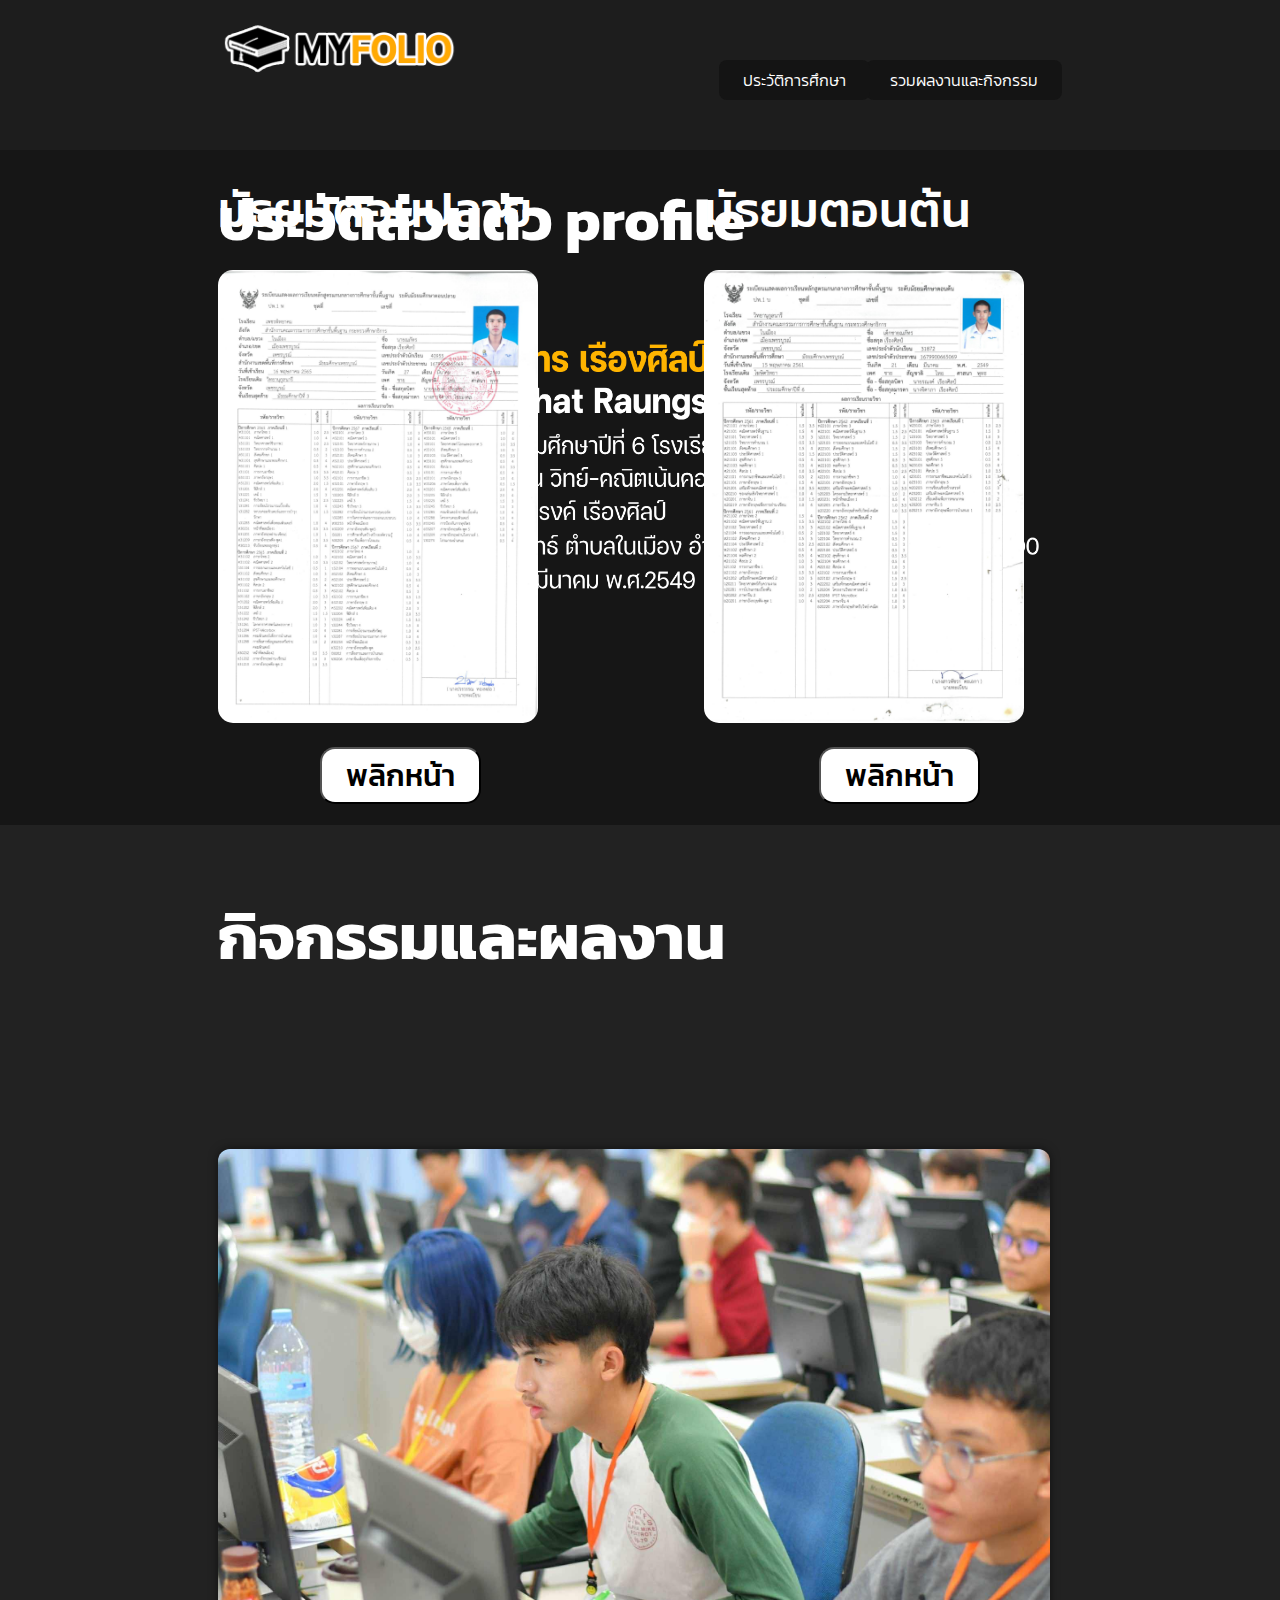
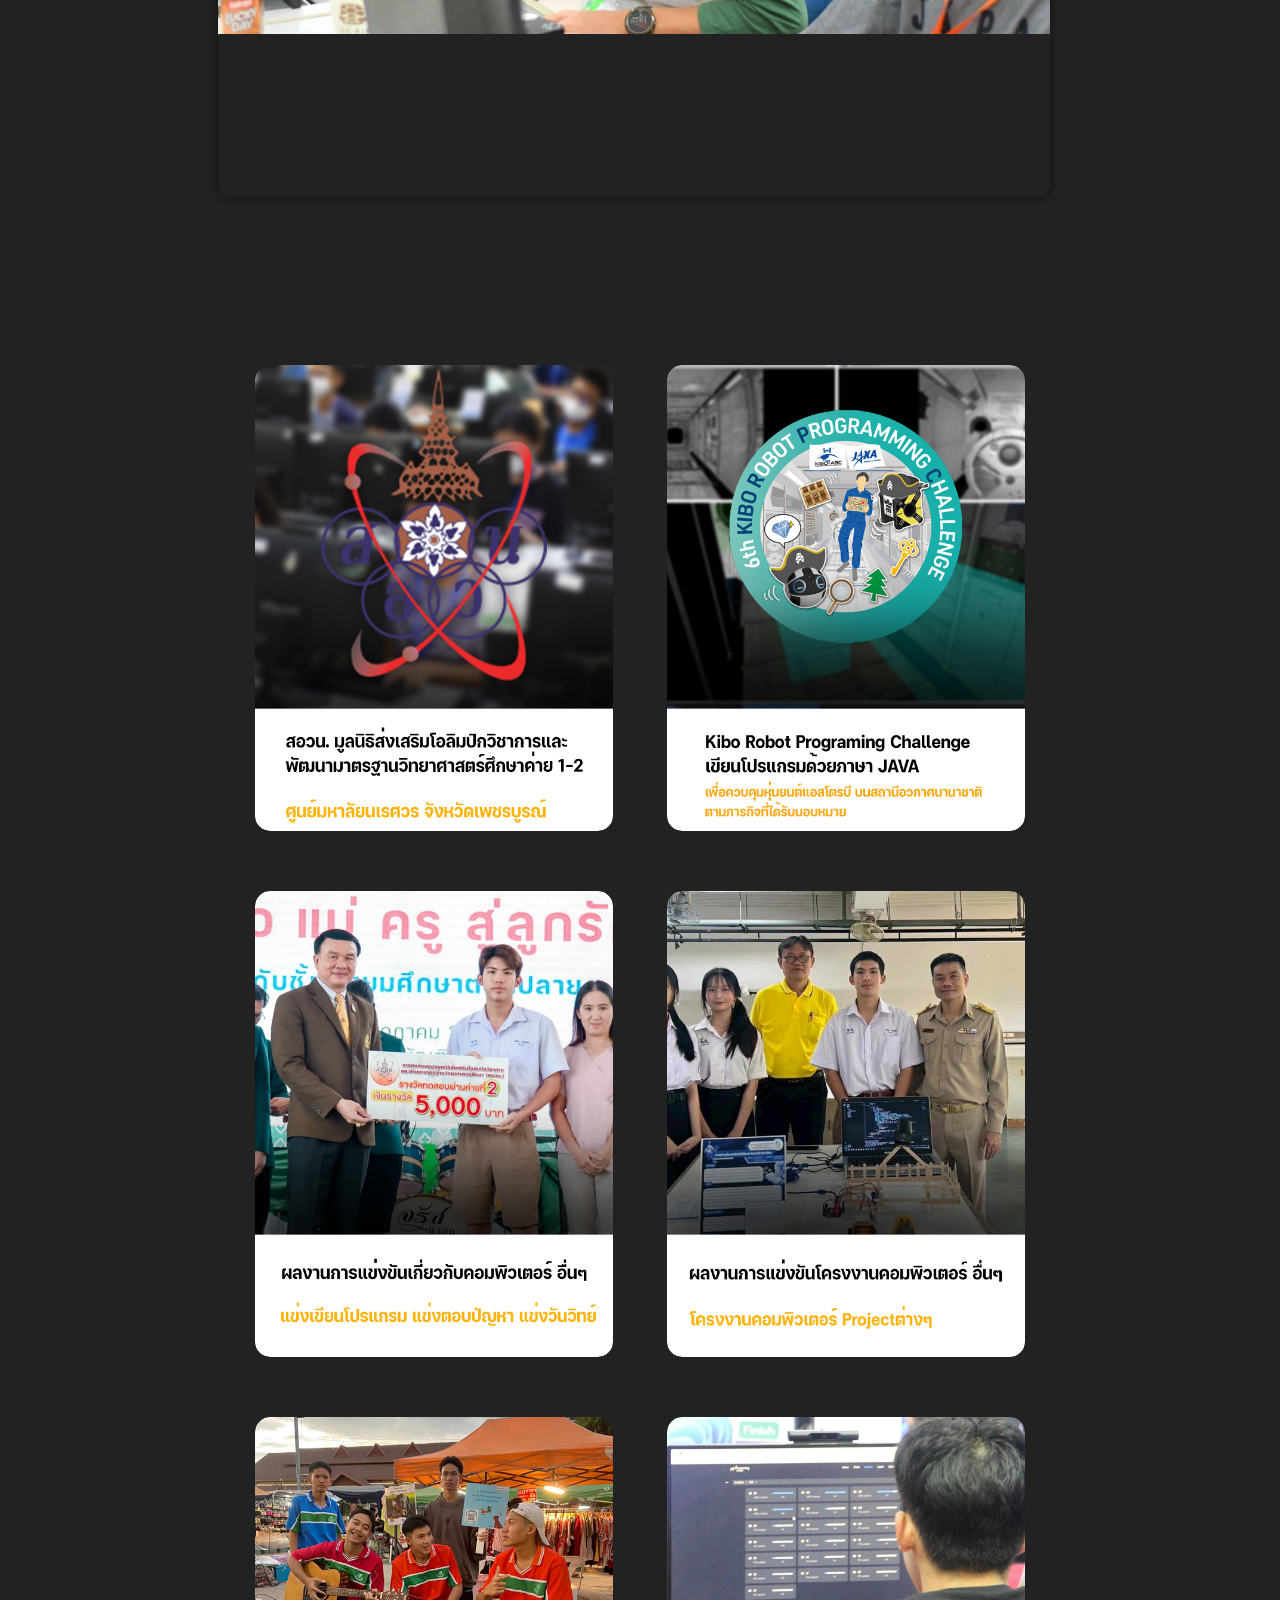
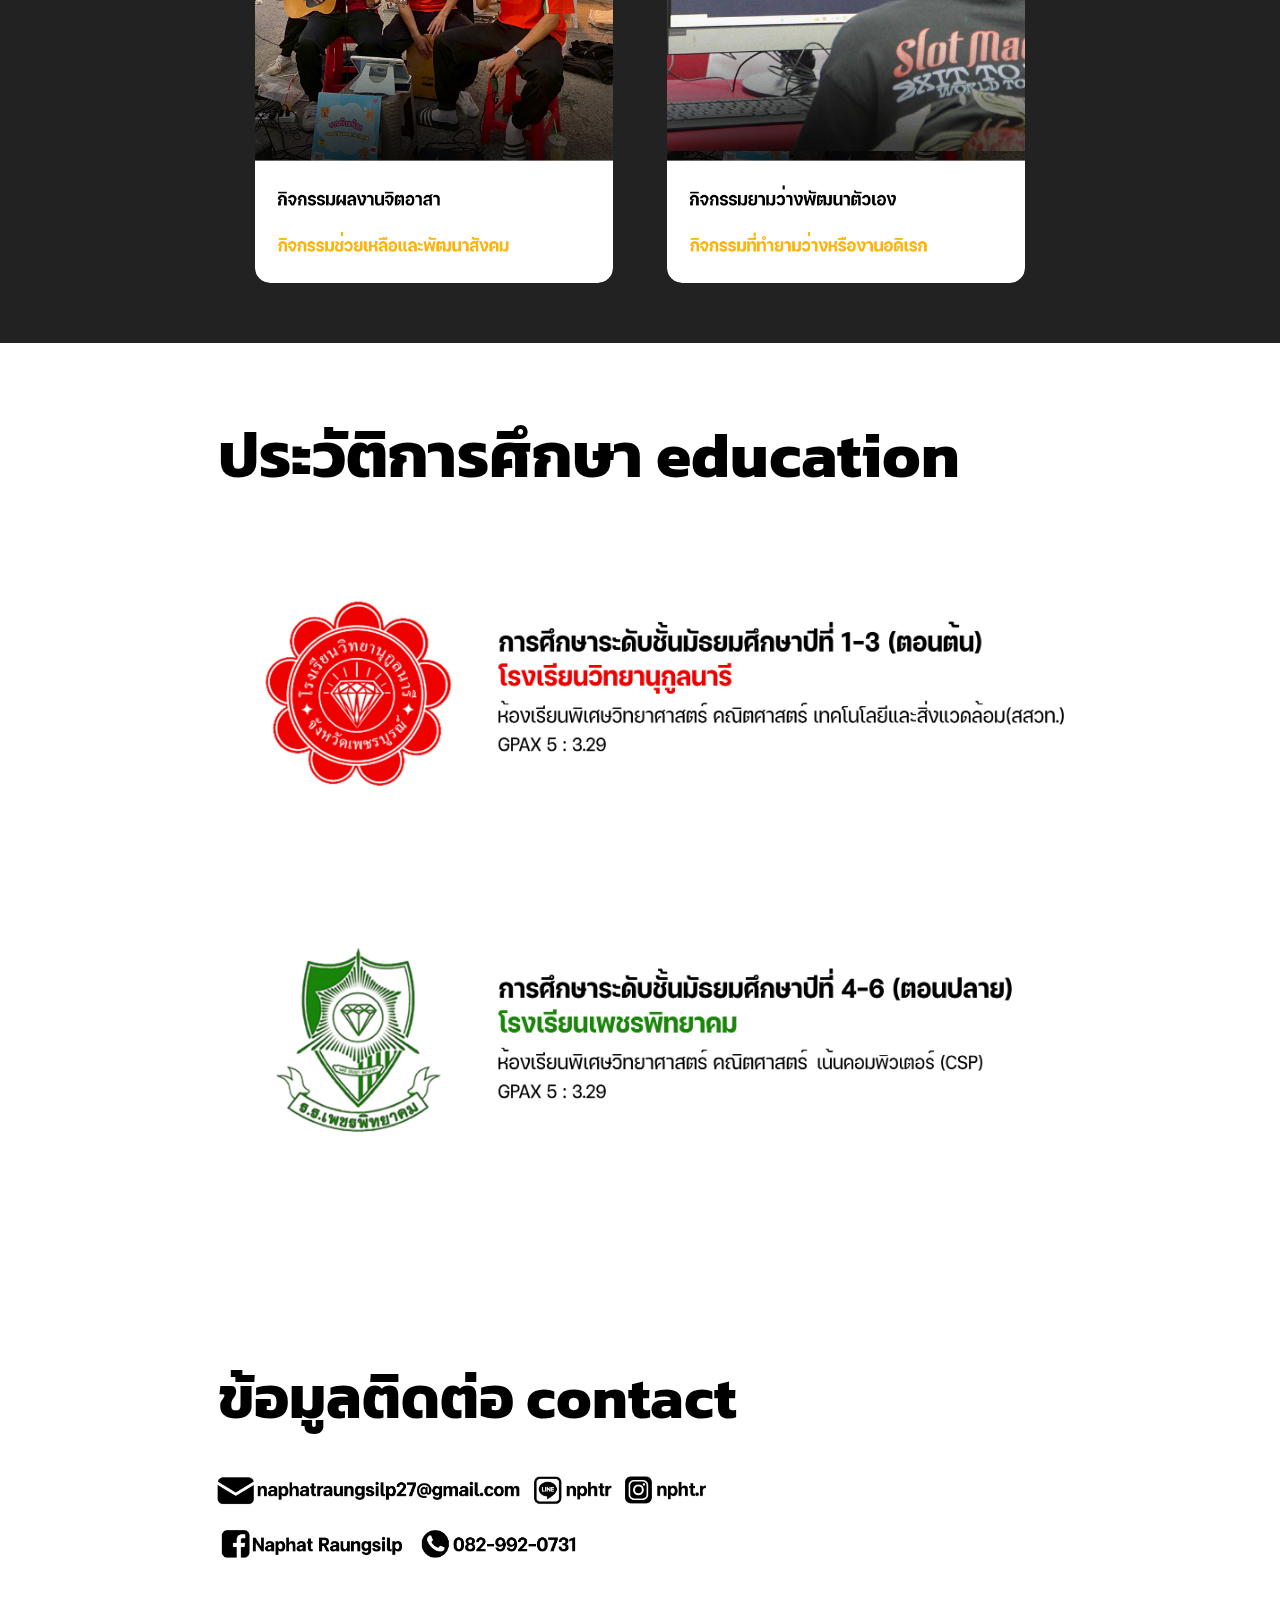
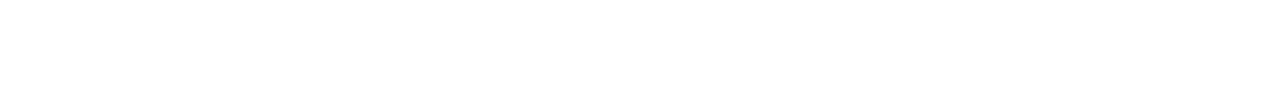
<file: index.html>
<html>
    <head>
        <meta charset="UTF-8">
        <title>Myfolio</title>
        <link rel="preconnect" href="https://fonts.googleapis.com">
        <link rel="preconnect" href="https://fonts.gstatic.com" crossorigin>
        <link href="https://fonts.googleapis.com/css2?family=Kanit:ital,wght@0,100;0,200;0,300;0,400;0,500;0,600;0,700;0,800;0,900;1,100;1,200;1,300;1,400;1,500;1,600;1,700;1,800;1,900&display=swap" rel="stylesheet">
        <meta name="viewport" content="width=device-width, initial-scale=1.0">
        <link rel="stylesheet" href="style1.css">
    </head>

    <body style="margin:0; padding:0;">

        <div class="header">
            <div class="headbox1">
                <a href="index.html"><img class = "logo" src="LOGO.png"></a>
            </div>
        
            <div class="headbox2">
                <button onclick="scrolltoactivity()" class="act">รวมผลงานและกิจกรรม</button>
                <button onclick="scrolltoeducation()" class="edu">ประวัติการศึกษา</button> 
            </div>

        </div>

        
        <div class="profile">
            <p class="topic">ประวัติส่วนตัว profile</p>
            <div class="profilebox">
                <img src="me.jpg" class ="mepic">
                <img src="info.png" class="infopic">
            </div>
        </div>

        <div class="main">
            <p class="topic_act">กิจกรรมและผลงาน</p>
            <div class="slider">
                <div class="slides">
                    <img src="img1.jfif" alt="ภาพที่ 1">
                    <img src="img2.jfif" alt="ภาพที่ 2">
                    <img src="img3.jfif" alt="ภาพที่ 3">
                    <img src="img4.jpg"  alt="ภาพที่ 4">
                    <img src="img5.jpg"  alt="ภาพที่ 5">
                    <img src="img6.jfif" alt="ภาพที่ 6">
                    <img src="img7.jpg"  alt="ภาพที่ 7">
                </div>
            </div>
        </div>

        <div id="achivezone" class="achive">

            <div class="achive-grid">
                <a href="page1.html" class="box">
                    <img src="box1.jpg" class="b1">
                    <img src="box1after.jpg" class="b1after">
                </a>

                <a href="kibo.html" class="box">

                    <img src="box2.jpg" class="b2">
                    <img src="box2after.jpg" class="b2after">
                </a>

                <a href="page3.html" class="box">
                    <img src="box3.jpg" class="b3">
                    <img src="box3after.jpg" class="b3after">
                </a>

                <a href="page4.html" class="box">
                    <img src="box4.jpg" class="b4">
                    <img src="box4after.jpg" class="b4after">
                </a>

                <a href="page5.html" class="box">
                    <img src="box5.jpg" class="b5">
                    <img src="box5after.jpg" class="b5after">
                </a>

                <a href="page6.html" class="box">
                    <img src="box6.jpg" class="b6">
                    <img src="box6after.jpg" class="b6after">
                </a>
            </div>
        </div>


        <div id="eduzones" class="eduzone">
            <p class="education">ประวัติการศึกษา education</p>
            <img src="wkzone2.png" class="wkzone">
            <img src="pkszone.png" class="pkszone">
        </div>
        
        <div class="ppzone">
            <p class="pptext">ใบแสดงผลการเรียน ปพ.1</p>
            
            <div class="group3">
                <div class="box11">
                    <p class="pp1">มัธยมตอนปลาย</p>
                    <img src="pp1font.jpg" id="img1" class="pic1f">
                    <button class="b1pp" onclick="change1()">พลิกหน้า</button>
                </div>

                <div class="box22">
                    <p class="pp2">มัธยมตอนต้น</p>
                    <img src="newpp1.jpg" id="img2" class="pic2f">
                    <button class="b2pp" onclick="change2()">พลิกหน้า</button>
                </div>
            </div>

        </div>

        <div class = "bottom">

            <p class="contact">ข้อมูลติดต่อ contact</p>

            <img src="bottomtab.png" class="bottomtab">

        </div>
        <script src="index1.js"></script>
    </body>
</html>
</file>
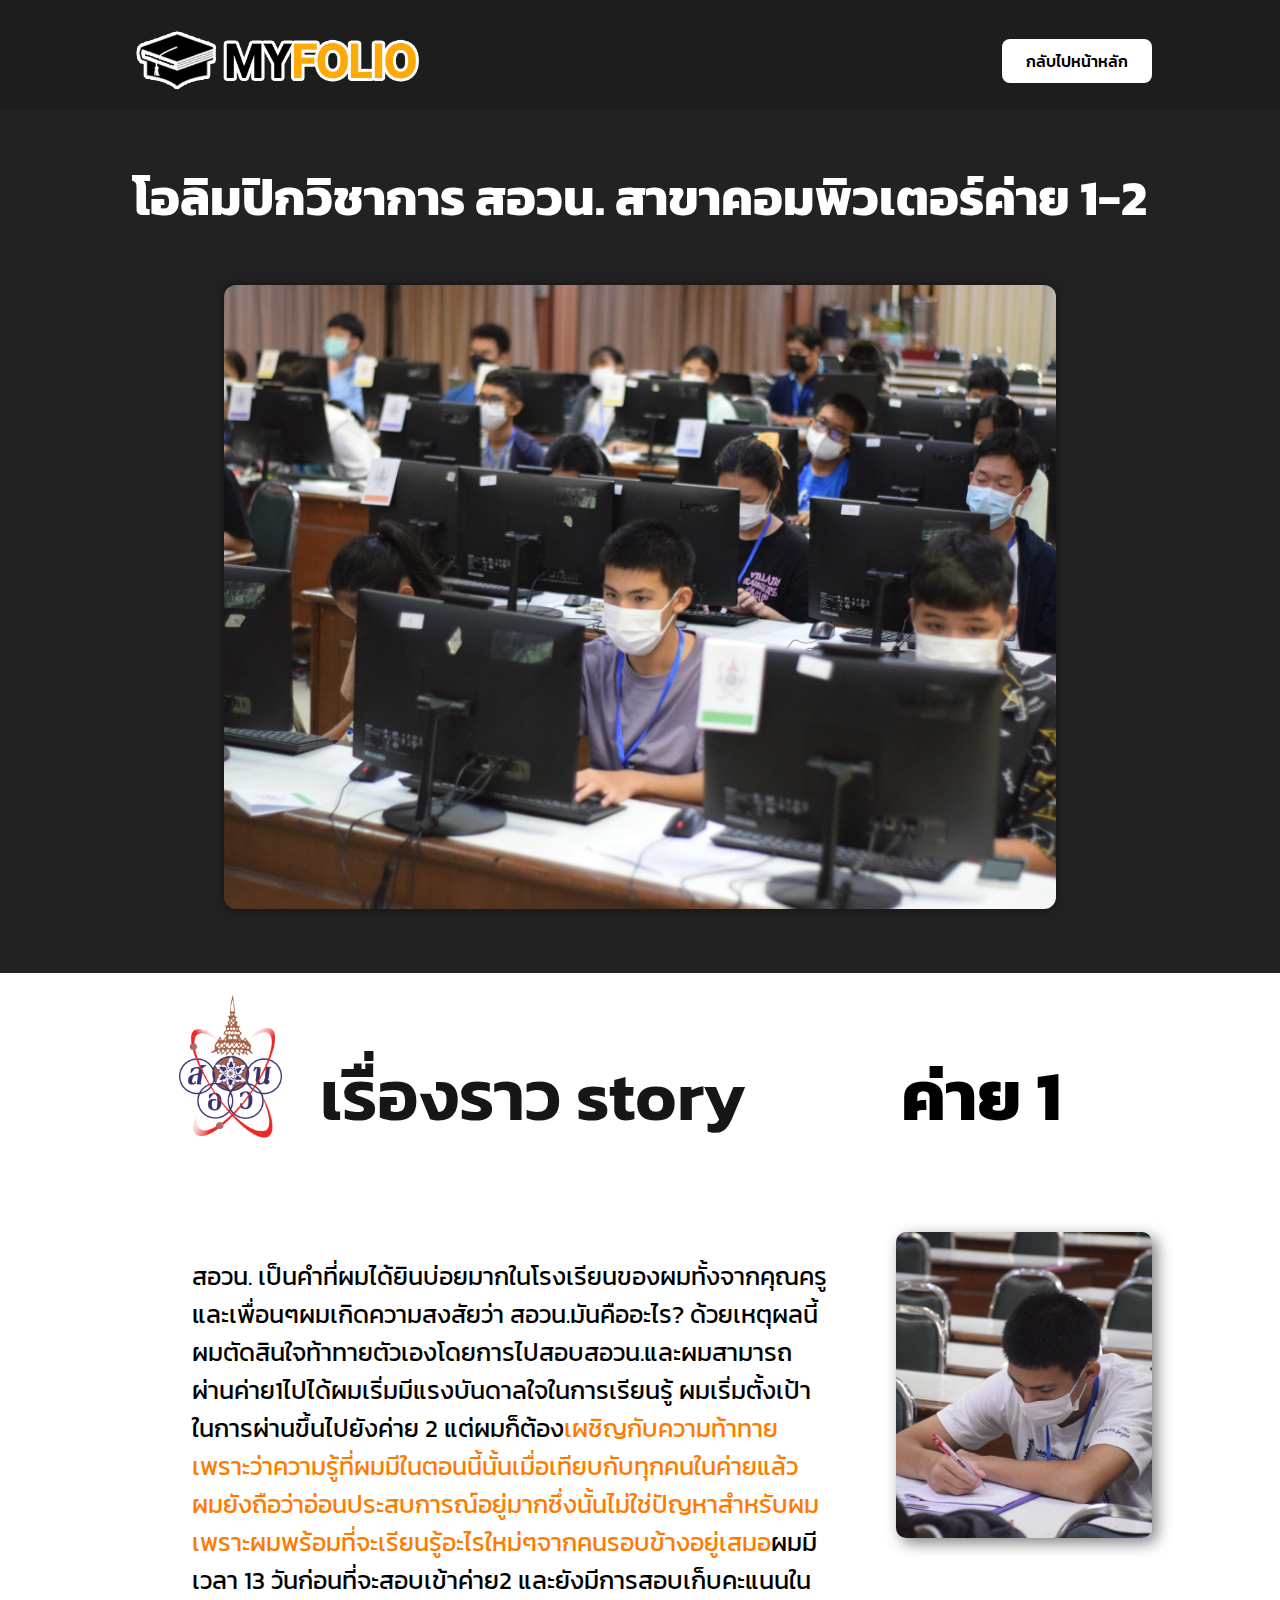
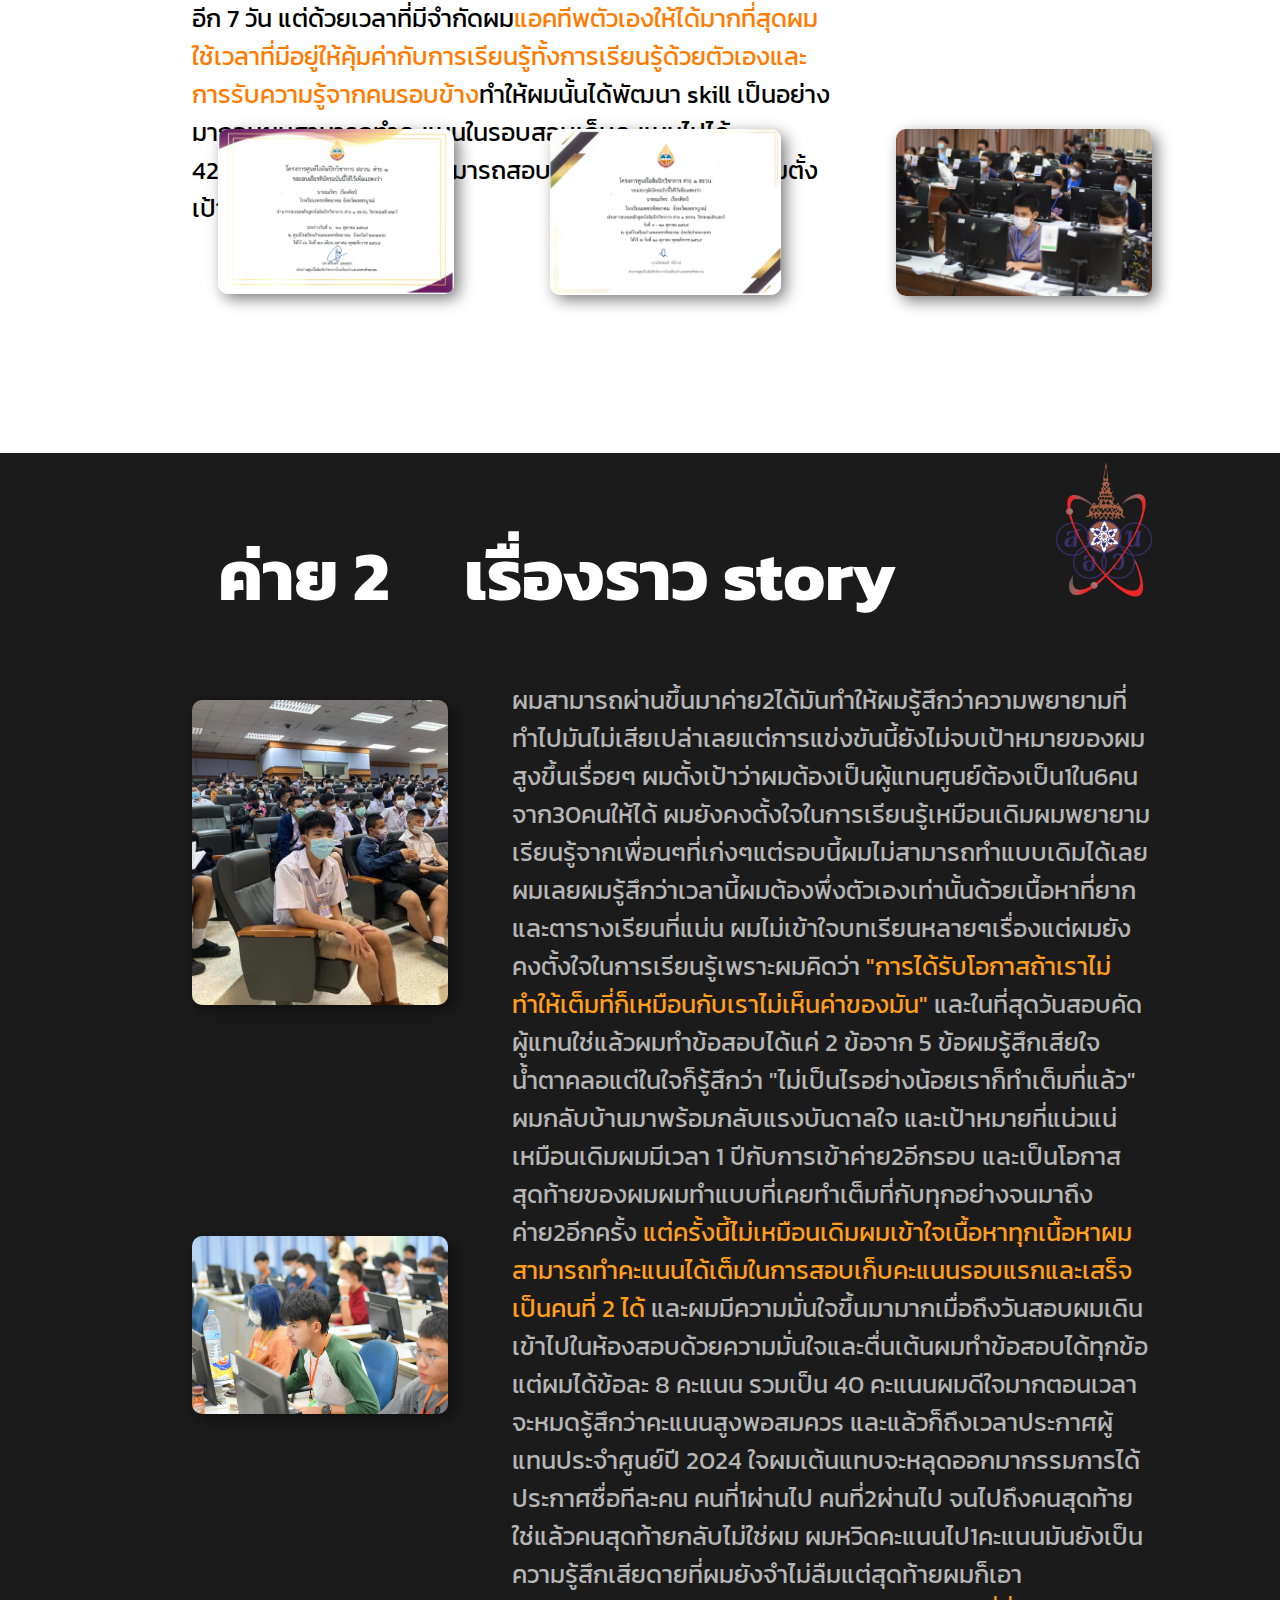
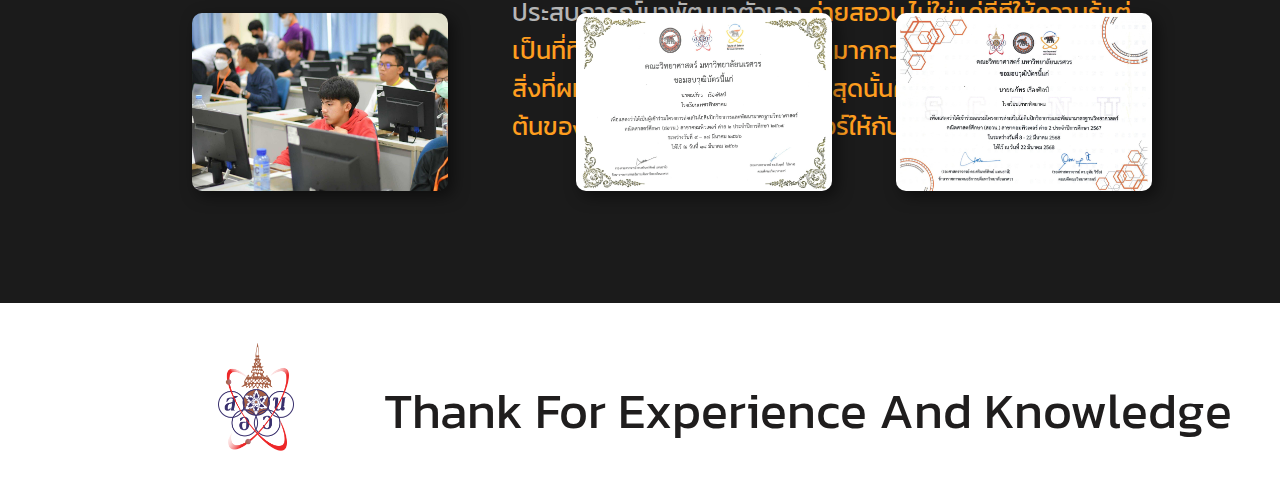
<file: page1.html>
<html>
    <head>
        <meta charset="UTF-8">
        <title>โอลิมปิกวิชาการ สอวน. สาขาคอมพิวเตอร์ค่าย 1-2</title>
        <link rel="preconnect" href="https://fonts.googleapis.com">
        <link rel="preconnect" href="https://fonts.gstatic.com" crossorigin>
        <link href="https://fonts.googleapis.com/css2?family=Kanit:ital,wght@0,100;0,200;0,300;0,400;0,500;0,600;0,700;0,800;0,900;1,100;1,200;1,300;1,400;1,500;1,600;1,700;1,800;1,900&display=swap" rel="stylesheet">
        <meta name="viewport" content="width=device-width, initial-scale=1.0">
        <link rel="stylesheet" href="page1.css">
    </head>

    <body style="margin:0; padding:0;">
        <div class="header">
            <a href="index.html">
                <img class = "logo" src="LOGO.png">
            </a>

            <a href="index.html">
                <button id="cr" class="tomain">กลับไปหน้าหลัก</button>
            </a>
        </div>



        <div class="top">
            <p class="topic">โอลิมปิกวิชาการ สอวน. สาขาคอมพิวเตอร์ค่าย 1-2</p>
            <div class="slider">
                <div class="slides">
                    <img src="pagepic1.jfif" alt="ภาพที่ 1">
                    <img src="pagepic2.jfif" alt="ภาพที่ 2">
                    <img src="pagepic3.jfif" alt="ภาพที่ 3">
                    <img src="pagepic4.jfif" alt="ภาพที่ 4">
                    <img src="pagepic5.jpg"  alt="ภาพที่ 5">
                    <img src="pagepic6.jpg"  alt="ภาพที่ 6">
                    <img src="pagepic7.jpg"  alt="ภาพที่ 7">
                </div>
            </div>
        </div>

        <div class="mid">
            <img class="logo1" src="posnlogo.png">
            <p class="storytext">เรื่องราว story</p>
            <p class="at">ค่าย 1</p>
            <p class="storytext1">สอวน. เป็นคำที่ผมได้ยินบ่อยมากในโรงเรียนของผมทั้งจากคุณครูและเพื่อนๆผมเกิดความสงสัยว่า สอวน.มันคืออะไร? ด้วยเหตุผลนี้ผมตัดสินใจท้าทายตัวเองโดยการไปสอบสอวน.และผมสามารถผ่านค่าย1ไปได้ผมเริ่มมีแรงบันดาลใจในการเรียนรู้ ผมเริ่มตั้งเป้าในการผ่านขึ้นไปยังค่าย 2 แต่ผมก็ต้อง<span class="c1">เผชิญกับความท้าทายเพราะว่าความรู้ที่ผมมีในตอนนี้นั้นเมื่อเทียบกับทุกคนในค่ายแล้ว ผมยังถือว่าอ่อนประสบการณ์อยู่มากซึ่งนั้นไม่ใช่ปัญหาสำหรับผมเพราะผมพร้อมที่จะเรียนรู้อะไรใหม่ๆจากคนรอบข้างอยู่เสมอ</span>ผมมีเวลา 13 วันก่อนที่จะสอบเข้าค่าย2 และยังมีการสอบเก็บคะแนนในอีก 7 วัน แต่ด้วยเวลาที่มีจำกัดผม<span class="c1">แอคทีพตัวเองให้ได้มากที่สุดผมใช้เวลาที่มีอยู่ให้คุ้มค่ากับการเรียนรู้ทั้งการเรียนรู้ด้วยตัวเองและการรับความรู้จากคนรอบข้าง</span>ทำให้ผมนั้นได้พัฒนา skill เป็นอย่างมากจนผมสามารถทำคะแนนในรอบสอบเก็บคะแนนไปได้ 420/500คะแนนและผมสามารถสอบผ่านไปยังค่าย2ตามที่ผมตั้งเป้าไว้ได้</p>
            
            <img src="midpic1.jpg" class="midpic1">
            <img src="midpic2.jpg" class="midpic2" >
            <img src="certposn1.jpg" class="cern1" >
            <img src="certposn2.jpg" class="cern2" >
        </div>

        <div class="mid2">
            <img class="logo2" src="posnlogo.png">
            <p class="storytext2">เรื่องราว story</p>
            <p class="at2">ค่าย 2</p>
            <p class="storytext3    ">ผมสามารถผ่านขึ้นมาค่าย2ได้มันทำให้ผมรู้สึกว่าความพยายามที่ทำไปมันไม่เสียเปล่าเลยแต่การแข่งขันนี้ยังไม่จบเป้าหมายของผมสูงขึ้นเรื่อยๆ ผมตั้งเป้าว่าผมต้องเป็นผู้แทนศูนย์ต้องเป็น1ใน6คนจาก30คนให้ได้ ผมยังคงตั้งใจในการเรียนรู้เหมือนเดิมผมพยายามเรียนรู้จากเพื่อนๆที่เก่งๆแต่รอบนี้ผมไม่สามารถทำแบบเดิมได้เลย ผมเลยผมรู้สึกว่าเวลานี้ผมต้องพึ่งตัวเองเท่านั้นด้วยเนื้อหาที่ยากและตารางเรียนที่แน่น ผมไม่เข้าใจบทเรียนหลายๆเรื่องแต่ผมยังคงตั้งใจในการเรียนรู้เพราะผมคิดว่า <span class="s1">"การได้รับโอกาสถ้าเราไม่ทำให้เต็มที่ก็เหมือนกับเราไม่เห็นค่าของมัน" </span>และในที่สุดวันสอบคัดผู้แทนใช่แล้วผมทำข้อสอบได้แค่ 2 ข้อจาก 5 ข้อผมรู้สึกเสียใจน้ำตาคลอแต่ในใจก็รู้สึกว่า "ไม่เป็นไรอย่างน้อยเราก็ทำเต็มที่แล้ว" ผมกลับบ้านมาพร้อมกลับแรงบันดาลใจ และเป้าหมายที่แน่วแน่เหมือนเดิมผมมีเวลา 1 ปีกับการเข้าค่าย2อีกรอบ และเป็นโอกาสสุดท้ายของผมผมทำแบบที่เคยทำเต็มที่กับทุกอย่างจนมาถึงค่าย2อีกครั้ง <span class="s1">แต่ครั้งนี้ไม่เหมือนเดิมผมเข้าใจเนื้อหาทุกเนื้อหาผมสามารถทำคะแนนได้เต็มในการสอบเก็บคะแนนรอบแรกและเสร็จเป็นคนที่ 2 ได้ </span>และผมมีความมั่นใจขึ้นมามากเมื่อถึงวันสอบผมเดินเข้าไปในห้องสอบด้วยความมั่นใจและตื่นเต้นผมทำข้อสอบได้ทุกข้อแต่ผมได้ข้อละ 8 คะแนน รวมเป็น 40 คะแนนผมดีใจมากตอนเวลาจะหมดรู้สึกว่าคะแนนสูงพอสมควร และแล้วก็ถึงเวลาประกาศผู้แทนประจำศูนย์ปี 2024 ใจผมเต้นแทบจะหลุดออกมากรรมการได้ประกาศชื่อทีละคน คนที่1ผ่านไป คนที่2ผ่านไป จนไปถึงคนสุดท้าย ใช่แล้วคนสุดท้ายกลับไม่ใช่ผม ผมหวิดคะแนนไป1คะแนนมันยังเป็นความรู้สึกเสียดายที่ผมยังจำไม่ลืมแต่สุดท้ายผมก็เอาประสบการณ์มาพัฒนาตัวเอง <span class="s1">ค่ายสอวน.ไม่ใช่แค่ที่ที่ให้ความรู้แต่เป็นที่ที่ทำให้ใครหลายๆคนได้สิ่งที่มากกว่าความรู้กลับไปสำหรับผม สิ่งที่ผมอยากขอบคุณกับสอวน.ที่สุดนั้นคือขอบคุณที่มอบจุดเริ่มต้นของเส้นทางสายโปรแกรมเมอร์ให้กับผม</span>
            </p> 
            <img src="midpic4.jpg" class="midpic4">
            <img src="midpic5.jpg" class="midpic5">
            <img src="midpic6.jpg" class="midpic6">
            <img src="certposn3.jpg" class="cern3" >
            <img src="certposn4.jpg" class="cern4" >
        </div>

        <div class="mid3">
            <img class="logo3" src="posnlogo.png">
            <p class="thank">Thank For Experience And Knowledge</p>
        </div>
    </body>
</html>
</file>
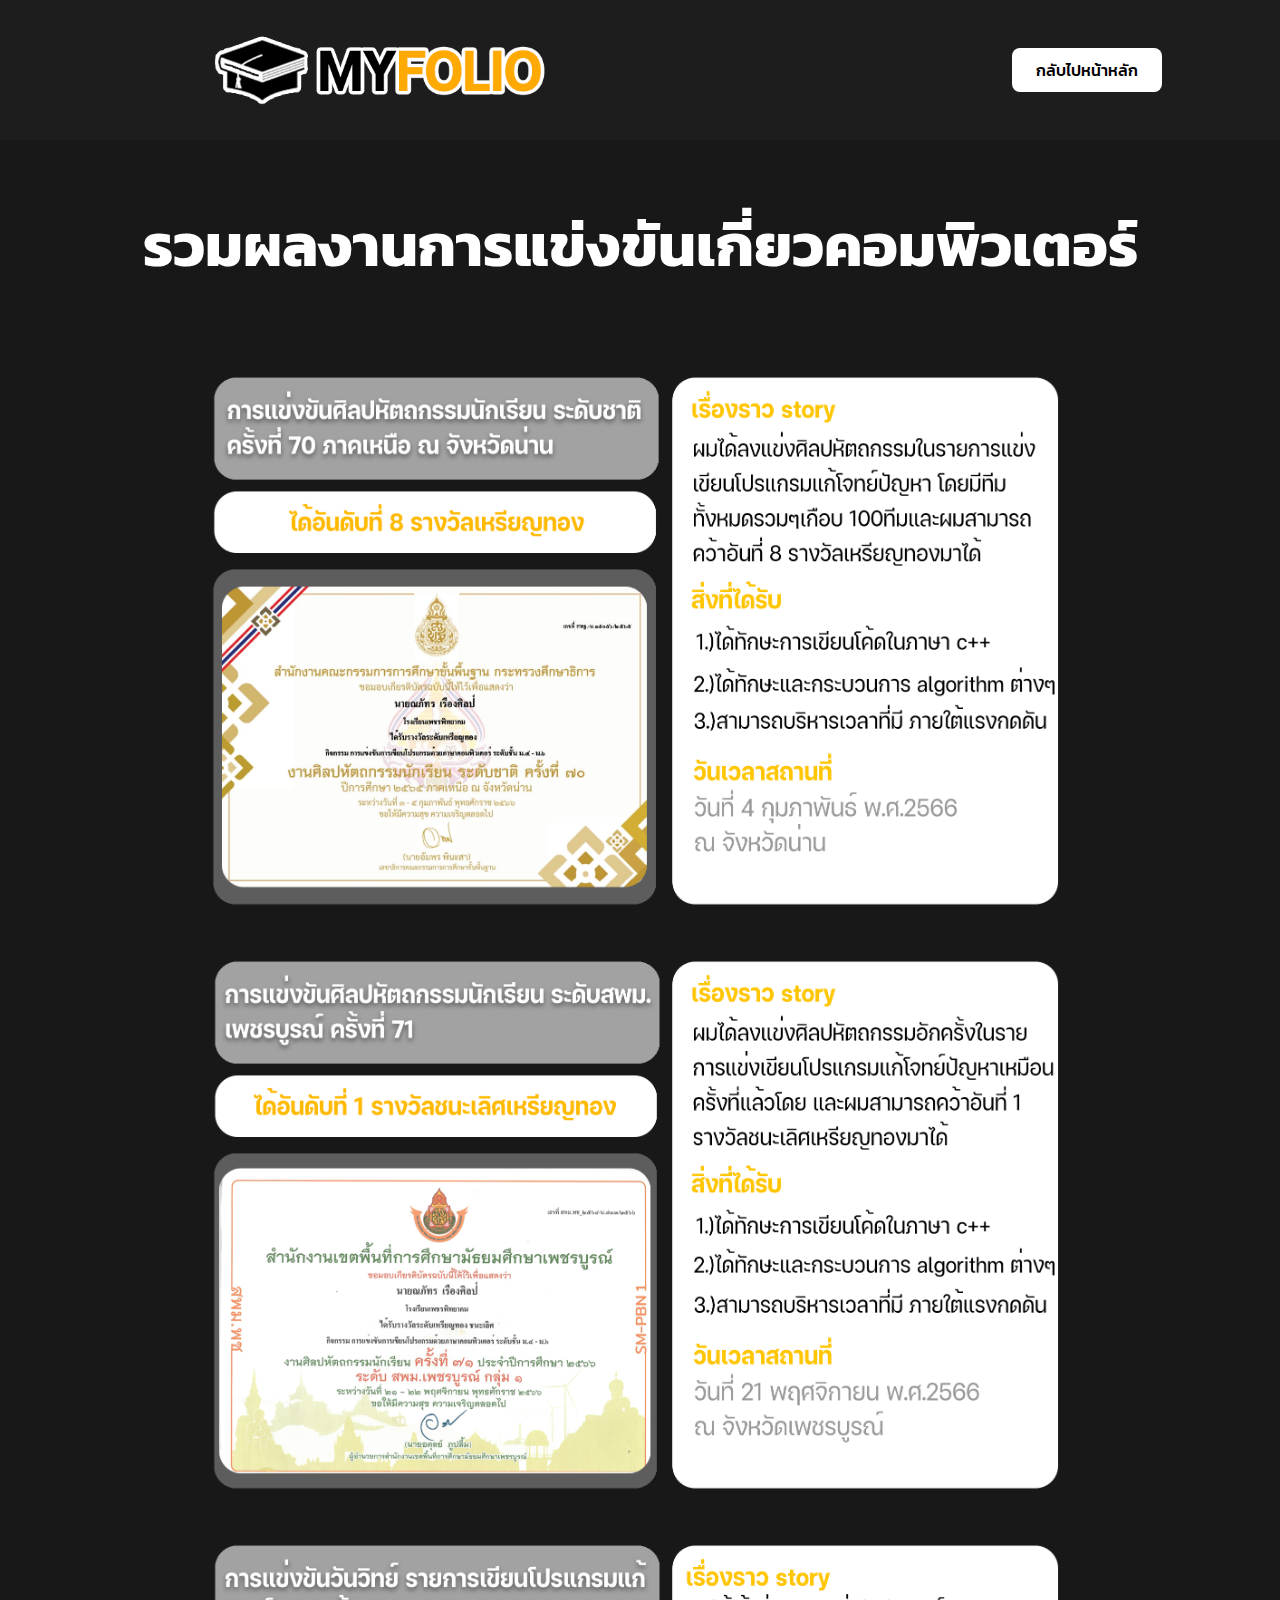
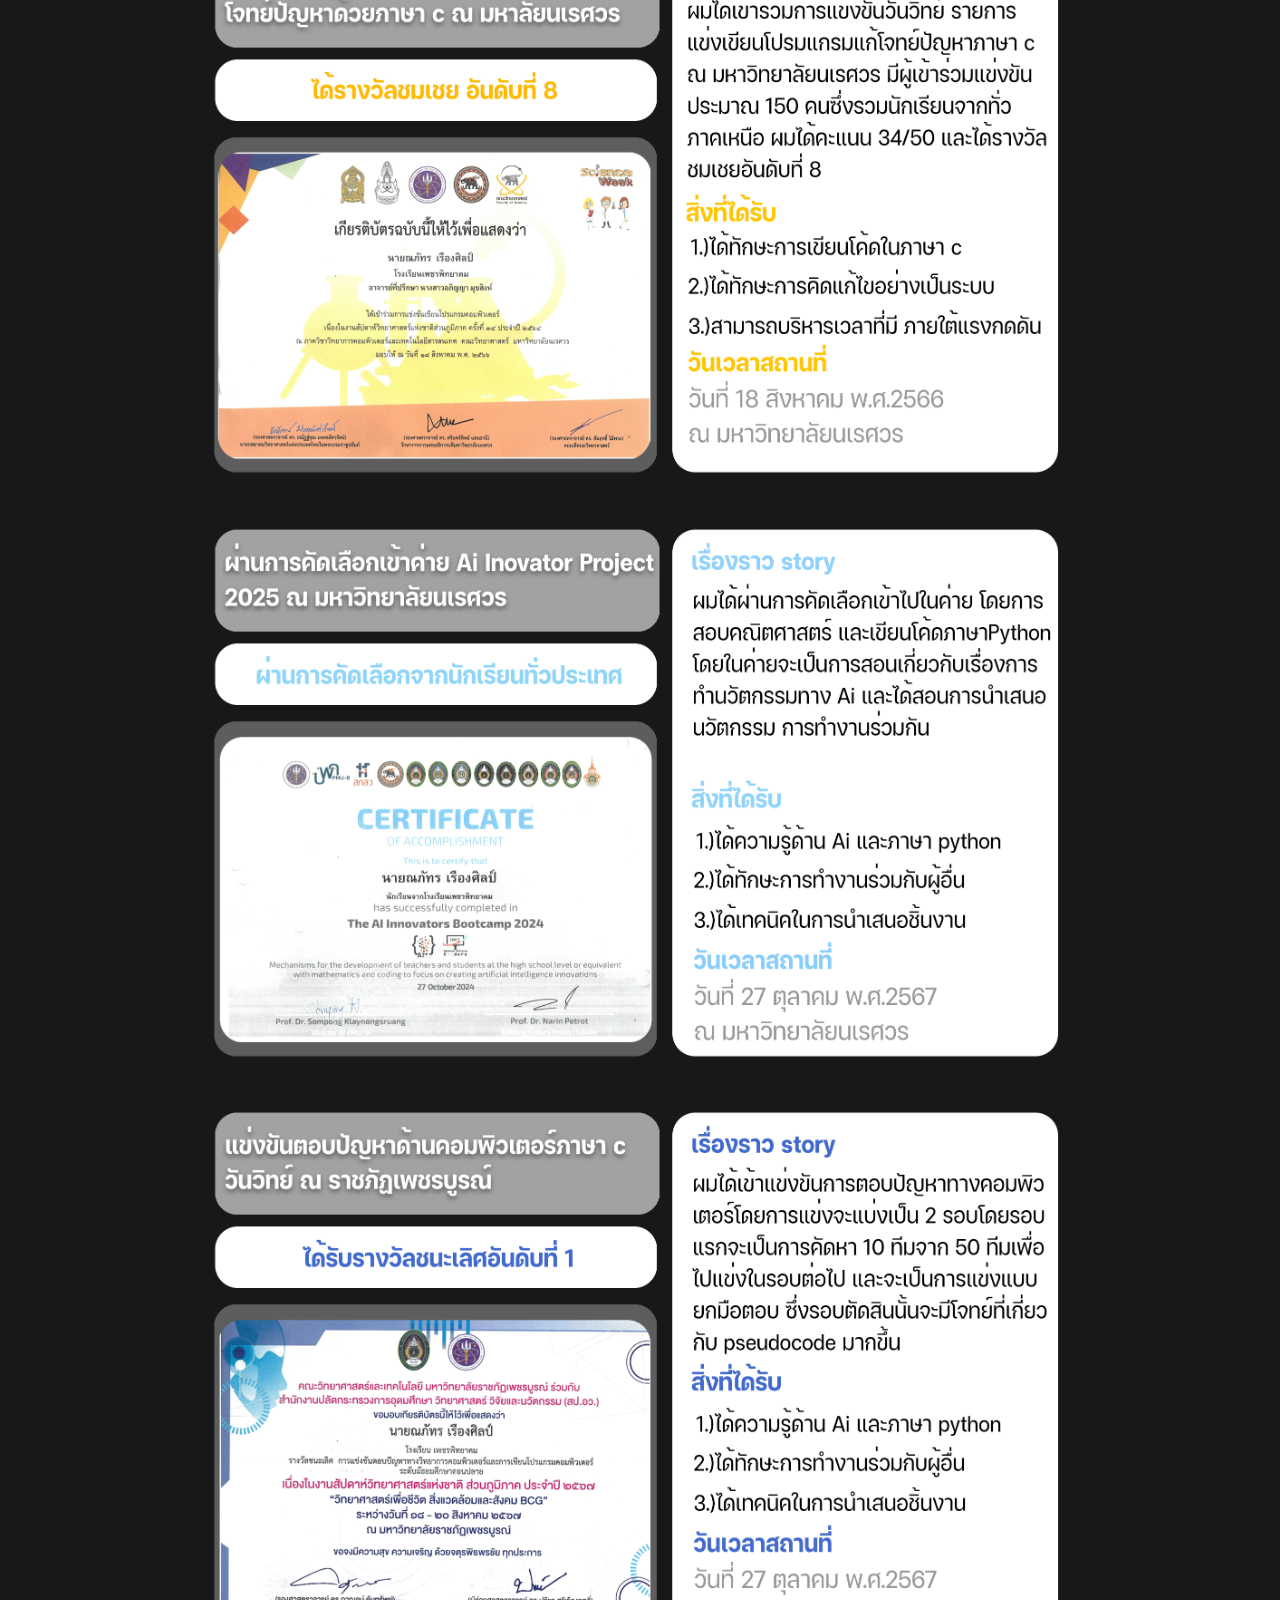
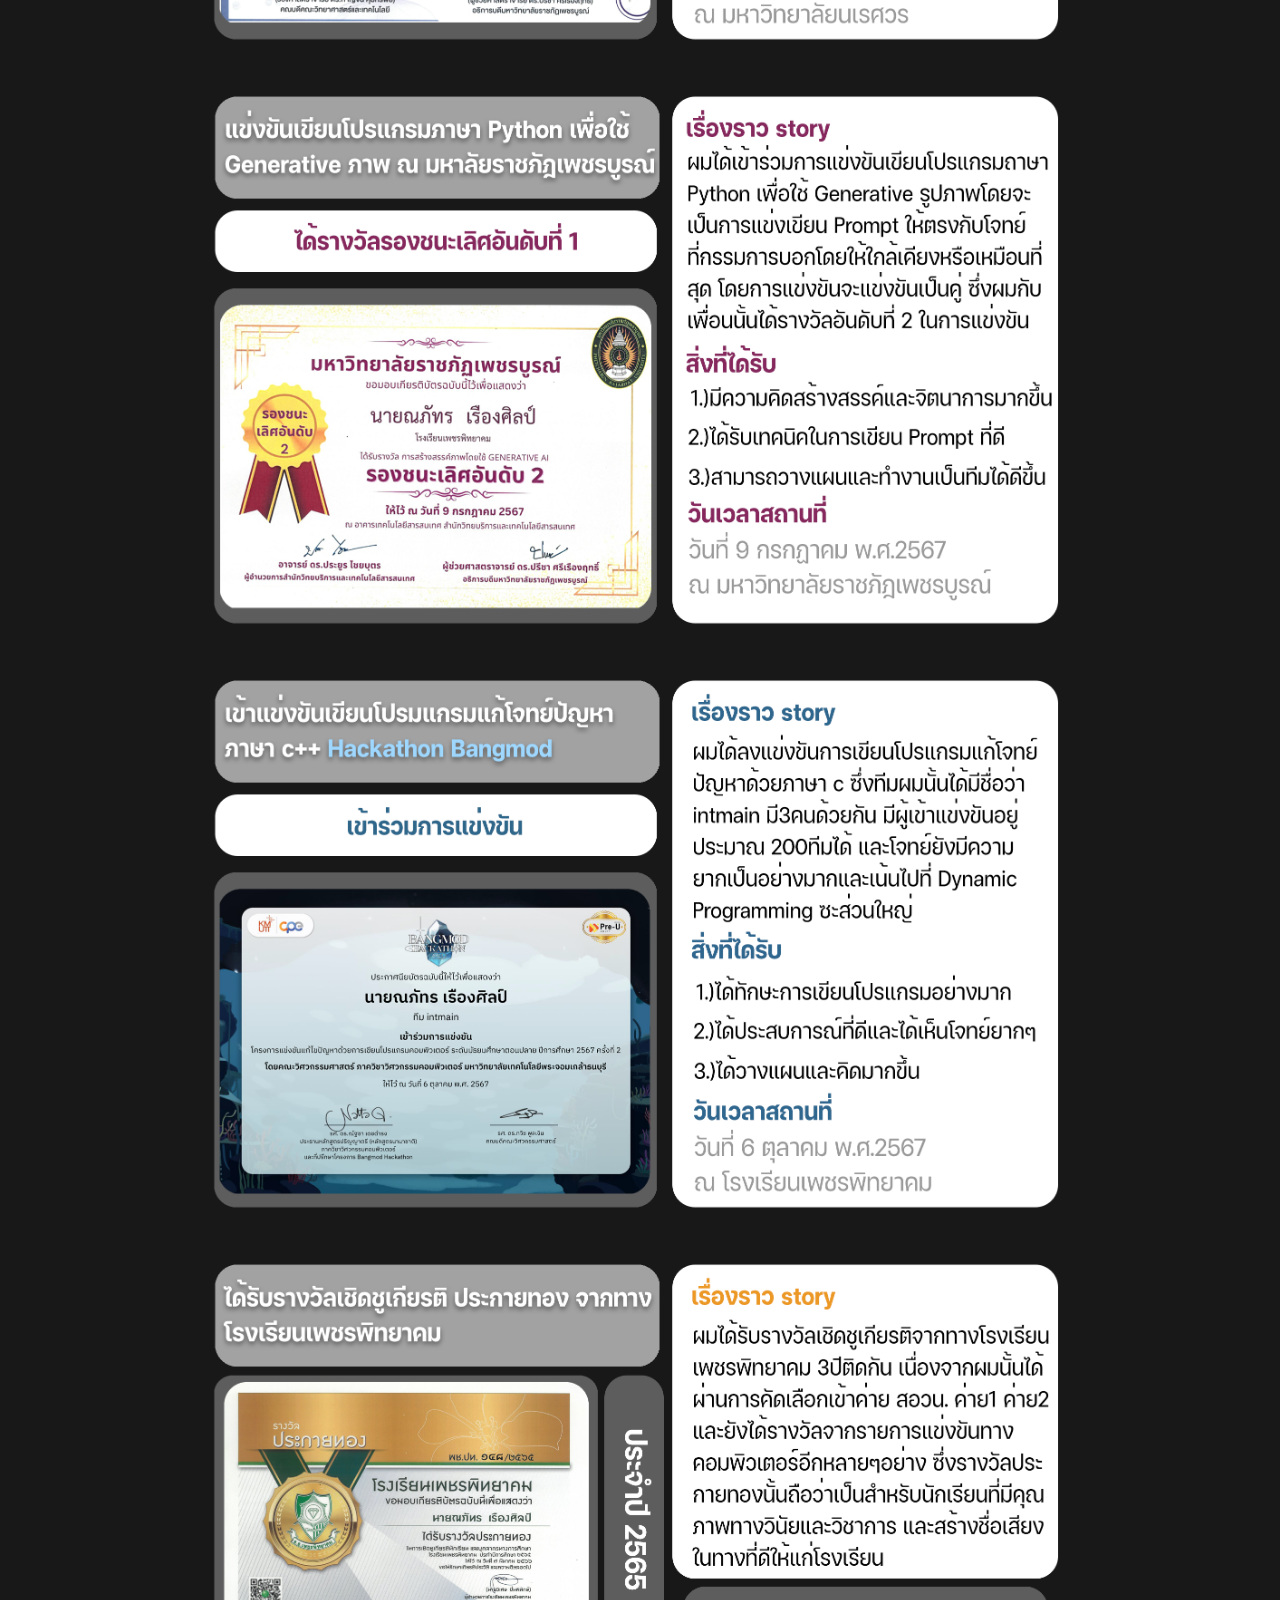
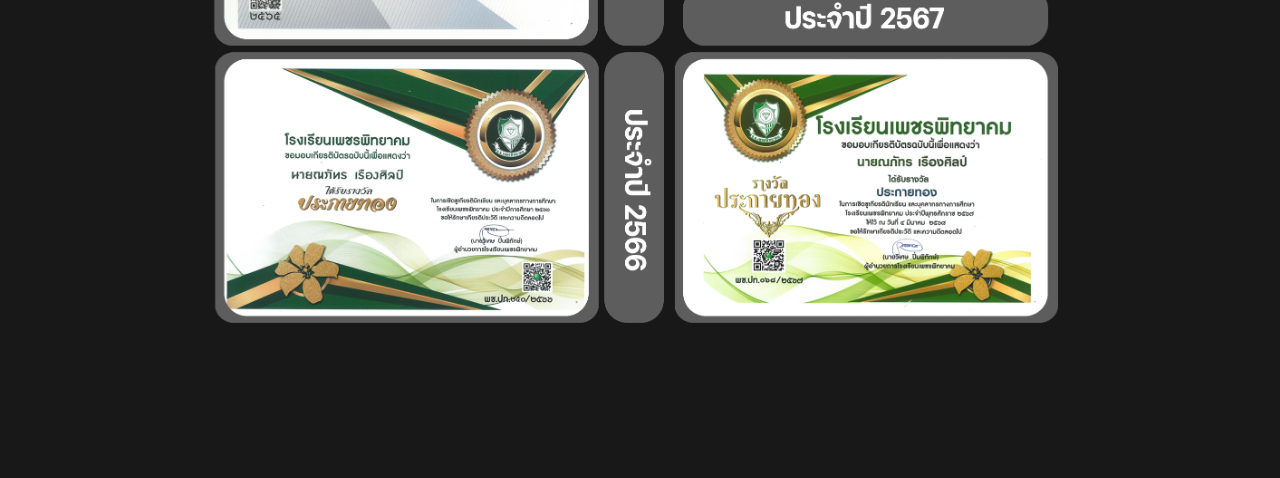
<file: page3.html>
<html >
    <head>
        <meta charset="UTF-8">
        <title>รวมผลงานการแข่งขันเกี่ยวคอมพิวเตอร์</title>
        <link rel="preconnect" href="https://fonts.googleapis.com">
        <link rel="preconnect" href="https://fonts.gstatic.com" crossorigin>
        <link href="https://fonts.googleapis.com/css2?family=Kanit:ital,wght@0,100;0,200;0,300;0,400;0,500;0,600;0,700;0,800;0,900;1,100;1,200;1,300;1,400;1,500;1,600;1,700;1,800;1,900&display=swap" rel="stylesheet">
        <meta name="viewport" content="width=device-width, initial-scale=1.0">
        <link rel="stylesheet" href="page3.css">
    </head>

    <body style="margin:0; padding:0;">
        <div class="header">
            <div class="space1"></div>
            <a href="index.html">
                <img class = "logo" src="LOGO.png">
            </a>
            <div class="space2"></div>
            <a href="index.html">
                <button id="cr" class="tomain">กลับไปหน้าหลัก</button>
            </a>
        </div>
        

        <div class="background">
            <p class="toptext">รวมผลงานการแข่งขันเกี่ยวคอมพิวเตอร์</p>
            <div class="box1">
                <img src="achive1.png" class="box1pic">
            </div>
            <div class="box2">
                <img src="achive2.png" class="box2pic">
            </div>
            <div class="box3">
                <img src="achive3.png" class="box3pic">
            </div>
            <div class="box4">
                <img src="achive4.png" class="box4pic">
            </div>
            <div class="box5">
                <img src="achive5.png" class="box5pic">
            </div>
            <div class="box6">
                <img src="achive6.png" class="box6pic">
            </div>
            <div class="box7">
                <img src="achive7.png" class="box6pic">
            </div>
            <div class="box8">
                <img src="achive8.png" class="box8pic">
            </div>
        </div>
    </body>
</html>
</file>
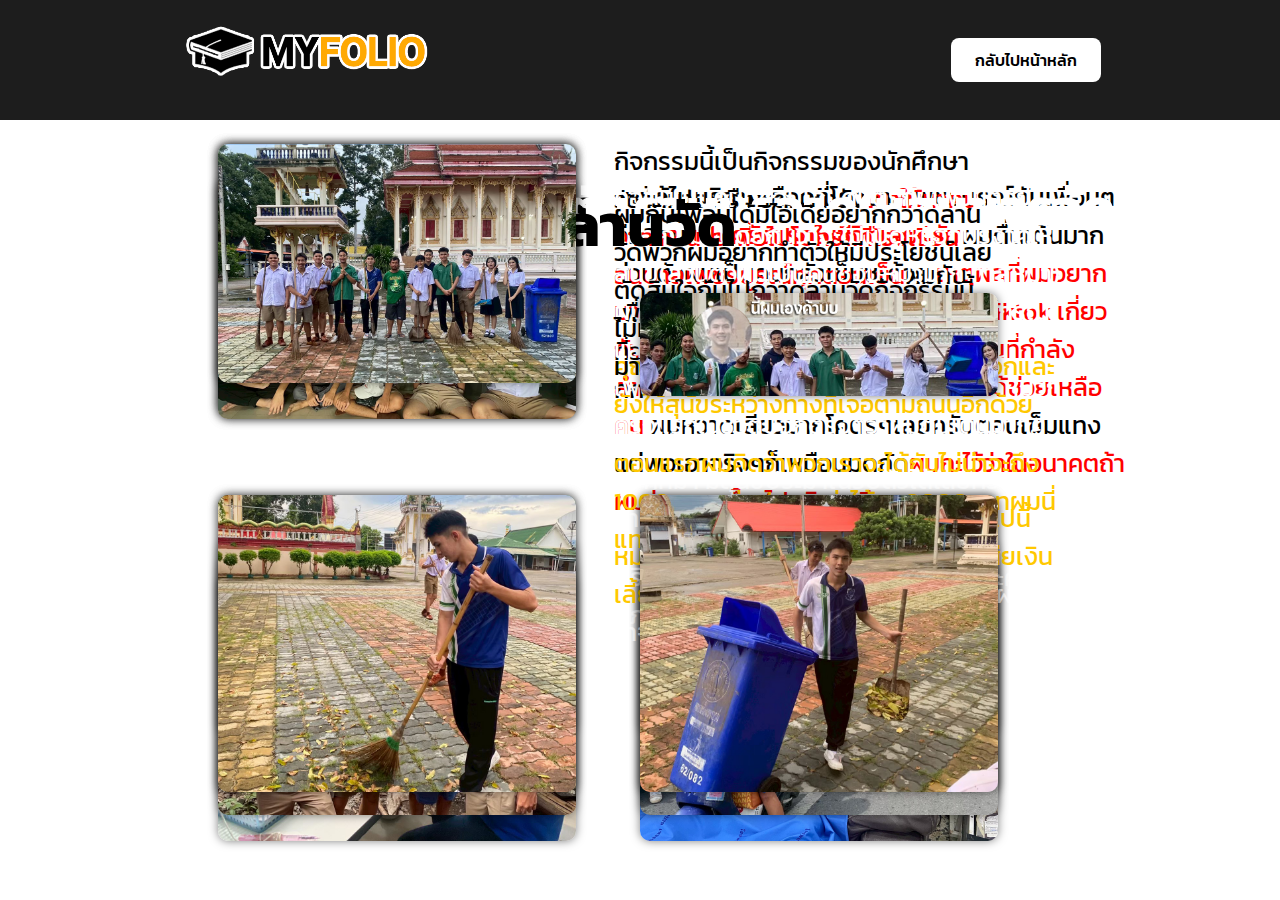
<file: page5.html>
<html>
    <head>
        <meta charset="UTF-8">
        <title>รวมผลงานโครงงานคอมพิวเตอร์</title>
        <link rel="preconnect" href="https://fonts.googleapis.com">
        <link rel="preconnect" href="https://fonts.gstatic.com" crossorigin>
        <link href="https://fonts.googleapis.com/css2?family=Kanit:ital,wght@0,100;0,200;0,300;0,400;0,500;0,600;0,700;0,800;0,900;1,100;1,200;1,300;1,400;1,500;1,600;1,700;1,800;1,900&display=swap" rel="stylesheet">
        <meta name="viewport" content="width=device-width, initial-scale=1.0">
        <link rel="stylesheet" href="page5.css">
    </head>

    <body style="margin:0; padding:0;">
        <div class="header">
            <a href="index.html">
                <img class = "logo" src="LOGO.png">
            </a>

            <a href="index.html">
                <button id="cr" class="tomain">กลับไปหน้าหลัก</button>
            </a>
        </div>

        <div class="mid">
            <p class="text1">รวมผลงานจิตอาสาพัฒนาสังคม</p>

            <p class="act1text">บริจาคเลือด</p>
            <div class="box1">
                <img src="act1pic1.jpg" class="pic1">
                <p class="act1story">ผมได้ไปบริจาคเลือดที่โรงบาลเพชรบูรณ์กับเพื่อนๆอีก2คน <span style="color: rgb(255, 0, 0);">เป็นครั้งแรกในชีวิตเลยครับ</span>ผมตื่นเต้นมากส่วนตัวผมเป็นคนกลัวเข็มซะด้วย <span style="color: rgb(255, 0, 0);">เหตุผลที่ผมอยากมาบริจาคเลือดเพราะว่าผมเห็นคลิปใน tiktok เกี่ยวกับการบริจาคเลือดผมรู้สึกว่ามันช่วยคนที่กำลังลำบากได้เยอะเลยอยากเป็นส่วนหนึ่งที่ได้ช่วยเหลือคน</span> ผมหวาดเสียวมากโคตรๆเลยครับตอนเข็มแทง แต่พอเอาจริงๆก็เหมือนมดกัด<span style="color: rgb(255, 0, 0);">ผมกะไว้ว่าในอนาคตถ้าผมว่างๆผมก็จะไปบริจาคอีก</span></p>
            </div>
            <div class="box2">
                <img src="act1pic2.jpg" class="pic2">
                <img src="actpic3.jpg" class="pic3">
            </div>



            <p class="act2text">จิตอาสาโบกจราจร</p>
            <div class="box3">
                <img src="act2pic1.jpg" class="pic4">
                <p class="act2story">กิจกรรมนี้เป็นกิจกรรมของนักศึกษาวิชาทหาร หรือ รด. นะครับ<span style="color: rgb(255, 0, 0);">เขาให้หาคนอาสา8 นายเพื่อไปโบกรถที่โรงเรียนอนุบาลเพชรบูรณ์ทุกตอนเย็น</span>ผมกับเพื่อนอีก1คนก็เลยได้อาสาไปโบกรถ สิ่งที่อยากจะบอกก็คือเด็กประถมดื้อมากกก</p>
            </div>
            <div class="box4">
                <img src="act2pic2.jpg" class="pic5">
                <img src="act2pic3.jpg" class="pic6">
            </div>



            <p class="act3text">เปิดหมวกเล่นดนตรี ร่วมบริจาคให้สุนัขจรจัด</p>
            <div class="box5">
                <img src="act3pic1.jpg" class="pic7">
                <p class="act3story">คือผมเป็นคนที่ชอบเล่นดนตรีกับเพื่อนๆอยู่แล้ว จนมีไอเดียกันว่าจะไปเปิดหมวกบริจาคให้สุนัข(ส่วนตัวผมเป็นคนชอบหมามาก ทาสหมา) ผมรวมกลุ่มกับเพื่อนๆเพื่อจัดเตรียมอุปกรณ์และสถานที่ ผมจัดกิจกรรมที่ ถนนคนเดินเพชรบูรณ์จะมีทุกๆวันศุกร์ ซึ่งผมได้เปิดหมวกครั้งแรกในชีวิตบอกตรงๆว่าผมตื่นเต้นมากๆ <span style="color: rgb(255, 200, 0);">ตอนแรกผมคิดว่าพวกเราจะได้กันไม่น่าจะถึง 1000บาทแต่กปรากฏว่าได้มา 3000บาทผมนี่แทบจะอึ้งได้โคตรเยอะเลยครับ</span> ส่วนการบริจาคให้น้องหมาจะต่อจากกิจกรรมนี้นะครับ มีภาคต่อ</p>
            </div>
            <div class="box6">
                <img src="act3pic2.jpg" class="pic8">
                <img src="act3pic3.jpg" class="pic9">
            </div>



            <p class="act4text">บริจาคอาหารให้สุนัข</p>
            <div class="box7">
                <img src="act4pic1.jpg" class="pic10">
                <p class="act4story">หลังจากที่ได้เงินมา3000บาทจากการเปิดหมวกหมวก พวกผมได้นำเงินไปซื้ออาหารให้น้องหมาและนำไปบริจาคให้ศูนย์หมาจรที่ Kumon ตอนแรกพวกผมกะจะกลับแล้วแต่<span style="color: rgb(255, 200, 0);">คุณน้าได้พาพวกผมไปให้อาหารหมาที่คอกและยังให้สุนัขระหว่างทางที่เจอตามถนนอีกด้วย</span> ระหว่างทางน้องหมาเยอะมากๆจนผมได้ไปเห็นคอกหมา มีสุนัขประมาณ30ตัวได้เลยครับอาหารหมดไวมากๆ <span style="color: rgb(255, 200, 0);">รู้สึกว่าที่พวกผมซื้อไปนี้หมดไวมากๆเลยคิดว่าแล้วคุณน้าต้องเสียเงินเลี้ยงน้องหมาขนาดไหน</span> ถ้ามีโอกาสหน้าผมคิดว่าจะบริจาคอีกรอบครับ</p>
            </div>
            <div class="box8">
                <img src="act4pic2.jpg" class="pic11">
                <img src="act4pic3.jpg" class="pic12">
            </div>



            <p class="act5text">กิจกรรมกวาดลานวัด</p>

            <div class="box9">
                <img src="act5pic1.jpg" class="pic13">  
                <p class="act5story">ผมกับเพื่อนได้มีไอเดียอยากกวาดลานวัดพวกผมอยากทำตัวให้มีประโยชน์เลยตัดสินใจกันไปกวาดลานวัดกิจกรรมนี้ไม่มีอะไรมากครับ แต่วัดนี้ไม้กวาดน้อยมาก</p>
            </div>

            <div class="box10">
                <img src="act5pic2.jpg" class="pic14">
                <img src="act5pic3.jpg" class="pic15">
            </div>
            <img src="act5pic4.jpg" class="pic16">
        </div>
    </body>
</html>
</file>
<file: style1.css>
.header {
    background-color: rgb(29, 29, 29);
    position: relative;
    height: 150px;
    width: 100%;
}

.logo {
    width: 19%;
    position: absolute;
    left: 17%;
}

.edu {
    position: absolute;
    right: 32%;
    top: 40%;
    background-color: rgb(20, 20, 20);
    color: white;
    padding: 8px 24px; 
    border: none;
    border-radius: 8px;
    cursor: pointer;
    font-size: 16px;
    transition: 0.3s;
    font-family: "Kanit", sans-serif;
    font-weight: 300;
    font-style: normal;
}

.act {
    position: absolute;
    right: 17%;
    top: 40%;
    background-color: rgb(20, 20, 20);
    color: white;
    padding: 8px 24px; 
    border: none;
    border-radius: 8px;
    cursor: pointer;
    font-size: 16px;
    transition: 0.3s;
    font-family: "Kanit", sans-serif;
    font-weight: 300;
    font-style: normal;
}

.act:hover {
    background-color: rgb(97, 97, 97);
}

.edu:hover {
    background-color: rgb(97, 97, 97);
}



.profile {
    background-color: rgb(22, 22, 22);
    position: relative;
    height: 75%;
    width: 100%;
}

.topic {
    position: absolute;
    left: 17%;
    top: -5%;
    color: rgb(255, 255, 255);
    font-size: 370%;
    font-family: "Kanit", sans-serif;
    font-weight: 700;
    font-style: normal;
}

.mepic {
    position: absolute;
    width: 15%;
    left: 17%;
    top: 31%
}

.infopic{
  position: absolute;
  left: 32%;
  top: 25%;
  width: 50%;
}

.main {
    position: relative;
    background-color: rgb(34, 34, 34);
    height: 120%;
    width: 100%;
}

.topic_act {
    position: absolute;
    left: 17%;
    color: rgb(255, 255, 255);
    font-size: 400%;
    font-family: "Kanit", sans-serif;
    font-weight: 700;
    font-style: normal;
}

.slider {
    position: relative;
    top: 30%;
    left: 17%;
    width: 65%;
    height: 60%;
    overflow: hidden;
    border-radius: 12px;
    box-shadow: 0 0 10px rgba(0,0,0,0.5);

}

.slides {
    position: absolute;
    display: flex;
    top : -70px;
    width: 100%;
    animation: slideAnimation 21s infinite;
}

.slides img {
    width: 100%;
    object-fit: cover;
}

/* ทำให้มันเลื่อนเอง */
@keyframes slideAnimation {
  0% { transform: translateX(0%); }
  14% { transform: translateX(0%); }

  16% { transform: translateX(-100%); }
  28% { transform: translateX(-100%); }

  30% { transform: translateX(-200%); }
  42% { transform: translateX(-200%); }

  44% { transform: translateX(-300%); }
  56% { transform: translateX(-300%); }

  58% { transform: translateX(-400%); }
  70% { transform: translateX(-400%); }

  72% { transform: translateX(-500%); }
  84% { transform: translateX(-500%); }

  86% { transform: translateX(-600%); }
  100% { transform: translateX(-600%); }
}

.achive {
  background-color: rgb(34, 34, 34);
  width: 100%;
  padding: 60px 0;
  display: flex;
  flex-direction: column;
  align-items: center;
  color: white;
  font-family: "Kanit", sans-serif;
}

/* กล่องรวมทั้งหมด */
.achive-grid {
  display: flex;
  flex-wrap: wrap;
  justify-content: center; /* ให้ภาพอยู่กลาง */
  gap: 60px 6%; /* ช่องว่างระหว่างแถวและคอลัมน์ */
  width: 70%;
}

/* กล่องแต่ละภาพ */
.achive-grid .box {
  position: relative;
  width: 40%; /* 2 คอลัมน์ */
  aspect-ratio: 1/1.3; /* สัดส่วนแนวนอน */
  border-radius: 15px;
  overflow: hidden;
}

/* รูปภาพพื้นฐาน */
.achive-grid .box img {
  width: 100%; /* ✅ ให้รูปเต็มกล่อง */
  height: 100%;
  border-radius: 15px;
  position: absolute;
  top: 0;
  left: 0;
  object-fit: cover; /* ปรับให้ไม่เพี้ยน */
  transition: 0.4s ease-in-out;
}

/* ซ่อนภาพหลัง */
.achive-grid .box img[class*="after"] {
  opacity: 0;
}

/* Hover effect */
.achive-grid .box:hover img:first-child {
  filter: blur(6px);
  opacity: 0;
}

.achive-grid .box:hover img[class*="after"] {
  opacity: 1;
  filter: blur(0);
}





.eduzone {
    position: relative;
    background-color: rgb(255, 255, 255);
    height: 110%;
    width: 100%;
}

.education {
    position: absolute;
    color: rgb(0, 0, 0);
    left: 17%;
    font-size: 400%;
    font-family: "Kanit", sans-serif;
    font-weight: 700;
    font-style: normal;
}

.wkzone {
    position: absolute;
    top: 25%;
    left: 17%;
    width: 70%;
}

.pkszone {
    position: absolute;
    top: 60%;
    left: 17%;
    width: 70%;
}

.pp {
    position: relative;
    background-color: rgb(31, 31, 31);
    height: 150%;
    width: 100%;
}

.pptext {
    position: absolute;
    color: rgb(255, 255, 255);
    left: 17%;
    font-size: 370%;
    font-family: "Kanit", sans-serif;
    font-weight: 700;
    font-style: normal;
}

.pp1 {
    position: absolute;
    color: rgb(255, 255, 255);
    left: 17%;
    top: 14%;
    font-size: 300%;
    font-family: "Kanit", sans-serif;
    font-weight: 500;
    font-style: normal;
}

.pp2 {
    position: absolute;
    color: rgb(255, 255, 255);
    left: 55%;
    top: 14%;
    font-size: 300%;
    font-family: "Kanit", sans-serif;
    font-weight: 500;
    font-style: normal;
}


.b1pp {
    position: absolute;
    background-color: rgb(255, 255, 255);
    color: rgb(0, 0, 0);
    border-radius: 15px;
    padding: 4px 24px;
    left: 25%;
    top: 83%;
    
    font-size: 30px; 
    font-family: "Kanit", sans-serif;
    font-weight: 500;
    font-style: normal;
}

.b2pp {
    position: absolute;
    background-color: rgb(255, 255, 255);
    color: rgb(0, 0, 0);
    border-radius: 15px;
    padding: 4px 24px;
    left: 64%;
    top: 83%;
    
    font-size: 30px; 
    font-family: "Kanit", sans-serif;
    font-weight: 500;
    font-style: normal;
}

.pic1f{
    position: absolute;
    left:17%;
    top: 30%;
    border-radius: 15px;
    width: 25%;
}

.pic2f{
    position: absolute;
    left:55%;
    top: 30%;
    border-radius: 15px;
    width: 25%;
}

.bottom {
  position: relative;
  background-color: rgb(255, 255, 255);
  height: 40%;
  width: 100%;
}

.contact{
  position: absolute;
  color: rgb(0, 0, 0);
  left: 17%;
  margin-top: 20px;
  font-size: 370%;
  font-family: "Kanit", sans-serif;
  font-weight: 700;
  font-style: normal;
}

.bottomtab{
  position: absolute;
  left: 16%;
  top: 38%;
  width: 40%;
}

@media (max-width: 768px) {
  .header {
      background-color: rgb(39, 39, 39);
      position: relative;
      height: 100px;
      width: 100%;
  }
  .logo {
      width: 38%;
      position: absolute;
      left: 10%;
      top: 20%
  }

  .edu {
      position: absolute;
      right: 32%;
      top: 40%;
      background-color: rgb(20, 20, 20);
      color: white;
      border: none;
      border-radius: 8px;
      cursor: pointer;
      font-size: 8px;
      padding: 8px 8px;
      transition: 0.3s;
      font-family: "Kanit", sans-serif;
      font-weight: 300;
      font-style: normal;
  }

  .act {
      position: absolute;
      right: 10%;
      top: 40%;
      background-color: rgb(20, 20, 20);
      color: white;
      border: none;
      padding: 8px 8px;
      border-radius: 8px;
      cursor: pointer;
      font-size: 8px;
      transition: 0.3s;
      font-family: "Kanit", sans-serif;
      font-weight: 300;
      font-style: normal;
  }

  .act:hover {
      background-color: rgb(97, 97, 97);
  }

  .edu:hover {
      background-color: rgb(97, 97, 97);
  }

  .profile {
    background-color: rgb(22, 22, 22);
    position: relative;
    height: 230px;
    width: 100%;
  }

  .topic {
      position: absolute;
      left: 10%;
      top: -8%;
      color: rgb(255, 255, 255);
      font-size: 30px;
      font-family: "Kanit", sans-serif;
      font-weight: 700;
      font-style: normal;
  }

  .mepic {
      position: absolute;
      width: 19%;
      left: 9%;
      top: 29.5%
  }

  .infopic{
    position: absolute;
    left: 28%;
    top: 25%;
    width: 65%;
  }

  .main {
    position: relative;
    background-color: rgb(34, 34, 34);
    height: 350px;
    width: 100%;
  }

  .topic_act {
      position: absolute;
      left: 10%;
      color: rgb(255, 255, 255);
      font-size: 30px;
      font-family: "Kanit", sans-serif;
      font-weight: 700;
      font-style: normal;
  }

  .slider {
      position: relative;
      top: 30%;
      left: 16%;
      width: 70%;
      height: 50%;
      overflow: hidden;
      border-radius: 12px;
      box-shadow: 0 0 10px rgba(0,0,0,0.5);

  }

  .slides {
      position: absolute;
      display: flex;
      top : 0px;
      width: 100%;
      animation: slideAnimation 21s infinite;
  }

  .slides img {
      width: 100%;
      object-fit: cover;
  }

  /* ทำให้มันเลื่อนเอง */
  @keyframes slideAnimation {
    0% { transform: translateX(0%); }
    14% { transform: translateX(0%); }

    16% { transform: translateX(-100%); }
    28% { transform: translateX(-100%); }

    30% { transform: translateX(-200%); }
    42% { transform: translateX(-200%); }

    44% { transform: translateX(-300%); }
    56% { transform: translateX(-300%); }

    58% { transform: translateX(-400%); }
    70% { transform: translateX(-400%); }

    72% { transform: translateX(-500%); }
    84% { transform: translateX(-500%); }

    86% { transform: translateX(-600%); }
    100% { transform: translateX(-600%); }
  }

  .achive {
    background-color: rgb(34, 34, 34);
    width: 100%;
    padding-top: 0px;
    padding-bottom: 50px;
    display: flex;
    flex-direction: column;
    align-items: center;
    color: white;
    font-family: "Kanit", sans-serif;
  }

  /* กล่องรวมทั้งหมด */
  .achive-grid {
    display: flex;
    flex-wrap: wrap;
    justify-content: center; /* ให้ภาพอยู่กลาง */
    gap: 10px 6%; /* ช่องว่างระหว่างแถวและคอลัมน์ */
    width: 70%;
  }

  /* กล่องแต่ละภาพ */
  .achive-grid .box {
    position: relative;
    width: 40%; /* 2 คอลัมน์ */
    aspect-ratio: 1/1.3; /* สัดส่วนแนวนอน */
    border-radius: 15px;
    overflow: hidden;
  }

  /* รูปภาพพื้นฐาน */
  .achive-grid .box img {
    width: 100%; /* ✅ ให้รูปเต็มกล่อง */
    height: 100%;
    border-radius: 15px;
    position: absolute;
    top: 0;
    left: 0;
    object-fit: cover; /* ปรับให้ไม่เพี้ยน */
    transition: 0.4s ease-in-out;
  }

  /* ซ่อนภาพหลัง */
  .achive-grid .box img[class*="after"] {
    opacity: 0;
  }

  /* Hover effect */
  .achive-grid .box:hover img:first-child {
    filter: blur(6px);
    opacity: 0;
  }

  .achive-grid .box:hover img[class*="after"] {
    opacity: 1;
    filter: blur(0);
  }


  .eduzone {
    position: relative;
    background-color: rgb(255, 255, 255);
    height: 350px;
    width: 100%;
  }

  .education {
    position: absolute;
    color: rgb(0, 0, 0);
    left: 10%;
    font-size: 25px;
    font-family: "Kanit", sans-serif;
    font-weight: 700;
    font-style: normal;
  }

  .wkzone {
    position: absolute;
    top: 25%;
    left: 5%;
    width: 95%;
  }

  .pkszone {
    position: absolute;
    top: 60%;
    left: 5%;
    width: 95%;
  }

  .pp {
    position: relative;
    background-color: rgb(31, 31, 31);
    height: 1000px;
    width: 100%;
  }

  .pptext {
    position: absolute;
    color: rgb(255, 255, 255);
    left: 10%;
    font-size: 30px;
    font-family: "Kanit", sans-serif;
    font-weight: 700;
    font-style: normal;
  }

  .pp1 {
    position: absolute;
    color: rgb(255, 255, 255);
    left: 17%;
    top: 5%;
    font-size: 30px;
    font-family: "Kanit", sans-serif;
    font-weight: 500;
    font-style: normal;
  }

  .pp2 {
    position: absolute;
    color: rgb(255, 255, 255);
    left: 17%;
    top: 49%;
    font-size: 30px;
    font-family: "Kanit", sans-serif;
    font-weight: 500;
    font-style: normal;
  }


  .b1pp {
    position: absolute;
    background-color: rgb(255, 255, 255);
    color: rgb(0, 0, 0);
    border-radius: 15px;
    border: none;
    padding: 4px 24px;
    left: 30%;
    top: 45%;
    
    font-size: 20px; 
    font-family: "Kanit", sans-serif;
    font-weight: 600;
    font-style: normal;
  }

  .b2pp {
    position: absolute;
    background-color: rgb(255, 255, 255);
    color: rgb(0, 0, 0);
    border-radius: 15px;
    padding: 4px 24px;
    border: none;
    left: 30%;
    top: 89%;
    
    font-size: 20px; 
    font-family: "Kanit", sans-serif;
    font-weight: 600;
    font-style: normal;
  }

  .pic1f{
    position: absolute;
    left:22%;
    top: 14%;
    border-radius: 15px;
    width: 45%;
  }

  .pic2f{
    position: absolute;
    left:22%;
    top: 58%;
    border-radius: 15px;
    width: 45%;
  }
  .bottom {
    position: relative;
    background-color: rgb(255, 255, 255);
    height:200px;
    width: 100%;
  }
  .contact{
    position: absolute;
    color: rgb(0, 0, 0);
    left: 17%;
    margin-top: 20px;
    font-size: 30px;
    font-family: "Kanit", sans-serif;
    font-weight: 700;
    font-style: normal;
  }

  .bottomtab{
    position: absolute;
    left: 16%;
    top: 38%;
    width: 60%;
  }

}


@media screen and (min-width: 821px) and (max-width: 1024px) {
  body {
    zoom: 0.8;
  }
}

@media screen and (min-width: 768px) and (max-width: 820px) {
  body {
    zoom: 0.50;
  }
}
</file>
<file: page1.css>
.header {
    background-color: rgb(29, 29, 29);
    position: relative;
    width: 100%;
    height: 110px;
}
.tomain {
    position: absolute;
    right: 10%;
    top: 35%;
    background-color: rgb(255, 255, 255);
    color: rgb(0, 0, 0);
    padding: 10px 24px; 
    border: none;
    border-radius: 8px;
    cursor: pointer;
    font-size: 16px;
    transition: 0.3s;
    font-family: "Kanit", sans-serif;
    font-weight: 500;
    font-style: normal;
}

.tomain:hover {
    background-color: rgb(97, 97, 97);
}
.logo {
    width: 300px;
    position: absolute;
    left: 10%;
}


.top{
    display: flex;
    align-items: center;
    flex-direction: column;
    background-color: rgb(34, 34, 34);
    padding-bottom: 5%;
    width: 100%;
}

.topic{
    color: rgb(255, 255, 255);
    font-size: 50px;
    font-family: "Kanit", sans-serif;
    font-weight: 700;
    font-style: normal;
}

.slider {
    width: 65%;
    height: 60%;
    overflow: hidden;
    border-radius: 12px;
    box-shadow: 0 0 10px rgba(0,0,0,0.5);

}

.slides {
    display: flex;
    top : -70px;
    width: 100%;
    animation: slideAnimation 21s infinite;
}

.slides img {
    width: 100%;
    object-fit: cover;
}

/* ทำให้มันเลื่อนเอง */
@keyframes slideAnimation {
  0% { transform: translateX(0%); }
  14% { transform: translateX(0%); }

  16% { transform: translateX(-100%); }
  28% { transform: translateX(-100%); }

  30% { transform: translateX(-200%); }
  42% { transform: translateX(-200%); }

  44% { transform: translateX(-300%); }
  56% { transform: translateX(-300%); }

  58% { transform: translateX(-400%); }
  70% { transform: translateX(-400%); }

  72% { transform: translateX(-500%); }
  84% { transform: translateX(-500%); }

  86% { transform: translateX(-600%); }
  100% { transform: translateX(-600%); }
}


.mid{
    position: relative;
    background-color: rgb(255, 255, 255);
    height: 1080px;
    width: 100%;
}
.storytext{
    position: absolute;
    left: 25%;
    color: rgb(22, 22, 22);
    font-size: 70px;
    font-family: "Kanit", sans-serif;
    font-weight: 600;
    font-style: normal;
}

.at{
    position: absolute;
    right: 17%;
    color: rgb(0, 0, 0);
    font-size: 70px;
    font-family: "Kanit", sans-serif;
    font-weight: 700;
    font-style: normal;
}
.midpic1{
    position: absolute;
    border-radius: 10px;
    width: 20%;
    right: 10%;
    top:24%;
    box-shadow: 5px 5px 15px rgba(0,0,0,0.5);
}

.storytext1{
    width: 50%;
    word-wrap: break-word;
    position: absolute;
    left: 15%;
    top: 24%;
    color: rgb(0, 0, 0);
    font-size: 25px;
    font-family: "Kanit", sans-serif;
    font-weight: 400;
    font-style: normal;
}


.midpic2{
    position: absolute;
    border-radius: 10px;
    width: 20%;
    right: 10%;
    top: 70%;
    box-shadow: 5px 5px 15px rgba(0,0,0,0.5);
}

.cern1{
    position: absolute;
    border-radius: 10px;
    width: 18%;
    left: 43%;
    top: 70%;
    box-shadow: 5px 5px 15px rgba(0,0,0,0.5);
}

.cern2{
    position: absolute;
    border-radius: 10px;
    width: 18.5%;
    left: 17%;
    top: 70%;
    box-shadow: 5px 5px 15px rgba(0,0,0,0.5);
}

.mid2{
    position: relative;
    background-color: rgb(27, 27, 27);
    height: 1450px;
    width: 100%;
}


.storytext2{
    position: absolute;
    right: 30%;
    color: rgb(255, 255, 255);
    font-size: 70px;
    font-family: "Kanit", sans-serif;
    font-weight: 700;
    font-style: normal;
}

.at2{
    position: absolute;
    left: 17%;
    color: rgb(255, 255, 255);
    font-size: 70px;
    font-family: "Kanit", sans-serif;
    font-weight: 700;
    font-style: normal;
}

.midpic4{
    position: absolute;
    border-radius: 10px;
    width: 20%;
    left: 15%;
    top: 17%;
    box-shadow: 5px 5px 15px rgba(0,0,0,0.5);
}

.midpic5{
    position: absolute;
    border-radius: 10px;
    width: 20%;
    left: 15%;
    top: 54%;
    box-shadow: 5px 5px 15px rgba(0,0,0,0.5);
}

.midpic6{
    position: absolute;
    border-radius: 10px;
    width: 20%;
    left: 15%;
    top: 80%;
    box-shadow: 5px 5px 15px rgba(0,0,0,0.5);
}

.cern3{
    position: absolute;
    border-radius: 10px;
    width: 20%;
    top: 80%;
    left: 45%;
    box-shadow: 5px 5px 15px rgba(0,0,0,0.5);
}

.cern4{
    position: absolute;
    border-radius: 10px;
    width: 20%;
    left: 70%;
    top: 80%;
    box-shadow: 5px 5px 15px rgba(0,0,0,0.5);
}

.storytext3{
    width: 50%;
    word-wrap: break-word;
    position: absolute;
    left: 40%;
    top: 14%;
    color: rgb(182, 182, 182);
    font-size: 25px;
    font-family: "Kanit", sans-serif;
    font-weight: 400;
    font-style: normal;
}

.s1{
    color: rgb(255, 158, 31);
}

.c1{
    color: rgb(255, 123, 0);
}

.mid3{
    position: relative;
    background-color: white;
    height: 200px;
    width: 100%;
}

.logo1{
    position: absolute;
    width: 8%;
    left: 14%;
    top: 2%;
}

.logo2{
    position: absolute;
    width: 7.5%;
    top:10px;
    right : 10%;
}

.logo3{
    position: absolute;
    width: 6%;
    left: 17%;
    top:20%;
}

.thank{
    position: absolute;
    left: 30%;
    top: 10%;
    color: rgb(31, 29, 29);
    font-size: 50px;
    font-family: "Kanit", sans-serif;
    font-weight: 400;
    font-style: normal;
}

@media (max-width: 768px) {
    .header {
      background-color: rgb(39, 39, 39);
      position: relative;
      height: 100px;
      width: 100%;
    }
    .logo {
        width: 38%;
        position: absolute;
        left: 10%;
        top: 20%
    }
    .tomain {
        position: absolute;
        right: 10%;
        top: 30%;
        background-color: rgb(255, 255, 255);
        color: rgb(0, 0, 0);
        padding: 10px 24px; 
        border: none;
        border-radius: 8px;
        cursor: pointer;
        font-size: 12px;
        transition: 0.3s;
        font-family: "Kanit", sans-serif;
        font-weight: 600;
        font-style: normal;
    }
    .tomain:hover {
        background-color: rgb(97, 97, 97);
    }
    .top{
        display: flex;
        align-items: center;
        flex-direction: column;
        background-color: rgb(34, 34, 34);
        padding-bottom: 5%;
        width: 100%;
    }

    .topic{
        color: rgb(255, 255, 255);
        font-size: 15px;
        font-family: "Kanit", sans-serif;
        font-weight: 700;
        font-style: normal;
    }


    .mid{
        position: relative;
        background-color: rgb(255, 255, 255);
        height: 650px;
        width: 100%;
    }
    .storytext{
        position: absolute;
        left: 25%;
        top: 3%;
        color: rgb(22, 22, 22);
        font-size: 20px;
        font-family: "Kanit", sans-serif;
        font-weight: 600;
        font-style: normal;
    }

    .at{
        position: absolute;
        right: 10%;
        top: 3%;
        color: rgb(0, 0, 0);
        font-size: 20px;
        font-family: "Kanit", sans-serif;
        font-weight: 700;
        font-style: normal;
    }
    .midpic1{
        position: absolute;
        border-radius: 10px;
        width: 25%;
        left: 14%;
        top:12%;
        box-shadow: 5px 5px 15px rgba(0,0,0,0.5);
    }

    .storytext1{
        width: 70%;
        word-wrap: break-word;
        position: absolute;
        left: 15%;
        top: 30%;
        color: rgb(0, 0, 0);
        font-size: 12px;
        font-family: "Kanit", sans-serif;
        font-weight: 400;
        font-style: normal;
    }


    .midpic2{
        position: absolute;
        border-radius: 10px;
        width: 45%;
        right: 10%;
        top:12%;
        box-shadow: 5px 5px 15px rgba(0,0,0,0.5);
    }

    .cern1{
        position: absolute;
        border-radius: 10px;
        width: 35%;
        left: 52%;
        top: 81.5%;
        box-shadow: 5px 5px 15px rgba(0,0,0,0.5);
    }

    .cern2{
        position: absolute;
        border-radius: 10px;
        width: 36%;
        left: 14%;
        top: 81.5%;
        box-shadow: 5px 5px 15px rgba(0,0,0,0.5);
    }

    .mid2{
        position: relative;
        background-color: rgb(27, 27, 27);
        height: 1000px;
        width: 100%;
    }


    .storytext2{
        position: absolute;
        right: 30%;
        top: 1%;
        color: rgb(255, 255, 255);
        font-size: 20px;
        font-family: "Kanit", sans-serif;
        font-weight: 700;
        font-style: normal;
    }

    .at2{

        position: absolute;
        top: 1%;
        right: 10%;
        color: rgb(255, 255, 255);
        font-size: 20px;
        font-family: "Kanit", sans-serif;
        font-weight: 700;
        font-style: normal;
    }

    .midpic4{
        position: absolute;
        border-radius: 10px;
        width: 2%;
        left: 20%;
        top: 10%;
        box-shadow: 5px 5px 15px rgba(0,0,0,0.5);
    }

    .midpic5{
        position: absolute;
        border-radius: 10px;
        width: 35%;
        left: 15%;
        top: 10%;
        box-shadow: 5px 5px 15px rgba(0,0,0,0.5);
    }

    .midpic6{
        position: absolute;
        border-radius: 10px;
        width: 35%;
        left: 52%;
        top: 10%;
        box-shadow: 5px 5px 15px rgba(0,0,0,0.5);
    }

    .cern3{
        position: absolute;
        border-radius: 10px;
        width: 35%;
        top: 85%;
        left: 14%;
        box-shadow: 5px 5px 15px rgba(0,0,0,0.5);
    }

    .cern4{
        position: absolute;
        border-radius: 10px;
        width: 35%;
        left: 52%;
        top: 85%;
        box-shadow: 5px 5px 15px rgba(0,0,0,0.5);
    }

    .storytext3{
        width: 70%;
        word-wrap: break-word;
        position: absolute;
        left: 14%;
        top: 20%;
        color: rgb(182, 182, 182);
        font-size: 12px;
        font-family: "Kanit", sans-serif;
        font-weight: 400;
        font-style: normal;
    }

    .s1{
        color: rgb(255, 158, 31);
    }

    .c1{
        color: rgb(255, 123, 0);
    }

    .mid3{
        position: relative;
        background-color: white;
        height: 80px;
        width: 100%;
    }

    .logo1{
        position: absolute;
        width: 12%;
        left: 10%;
    }

    .logo2{
        position: absolute;
        width: 12%;
        right: 10%;
    }

    .logo3{
        position: absolute;
        width: 12%;
        right: 10%;
        top:7%;
    }

    .thank{
        position: absolute;
        left: 24%;
        top: 22%;
        color: rgb(31, 29, 29);
        font-size: 14px;
        font-family: "Kanit", sans-serif;
        font-weight: 400;
        font-style: normal;
    }

}

@media screen and (min-width: 821px) and (max-width: 1024px) {
  body {
    zoom: 0.65;
  }
}

@media screen and (min-width: 768px) and (max-width: 820px) {
  body {
    zoom: 0.55;
  }
}
</file>
<file: page3.css>
.header {
    display: flex;
    align-items: center;
    flex-direction: row;
    background-color: rgb(29, 29, 29);
    width: 100%;
    height: 140px;
}

.space1{
    width: 16%;
}
.space2{
    width: 24%;
}
.tomain {
    background-color: rgb(255, 255, 255);
    color: rgb(0, 0, 0);
    padding: 10px 24px; 
    border: none;
    border-radius: 8px;
    cursor: pointer;
    font-size: 16px;
    transition: 0.3s;
    font-family: "Kanit", sans-serif;
    font-weight: 500;
    font-style: normal;
}

.tomain:hover {
    background-color: rgb(97, 97, 97);
}
.logo {
    width: 70%;
}

.background{
    display: flex;
    align-items: center;
    flex-direction: column;
    width: 100%;
    background-color: rgb(24, 24, 24);
}

.toptext{
    color: rgb(255, 255, 255);
    font-size: 60px;
    font-family: "Kanit", sans-serif;
    font-weight: 700;
    font-style: normal;
}

.box1{
    width: 70%;
    height: 9%;
}

.box1pic{
    width: 100%; 
}


.box2{
    margin-top: 1%;
    width: 70%;
    height: 9%;
}

.box2pic{
    width: 100%; 
}

.box3{
    margin-top: 1%;
    width: 70%;
    height: 9%;
}

.box3pic{
    width: 100%; 
}

.box4{
    margin-top: 1%;
    width: 70%;
    height: 9%;
}

.box4pic{
    width: 100%; 
}

.box5{
    margin-top: 1%;
    width: 70%;
    height: 9%;
}

.box5pic{
    width: 100%; 
}

.box6{
    margin-top: 1%;
    width: 70%;
    height: 9%;
}

.box6pic{
    width: 100%; 
}

.box7{
    margin-top: 1%;
    width: 70%;
    height: 9%;
}

.box7pic{
    width: 100%; 
}

.box8{
    margin-top: 1%;
    width: 70%;
    height: 9%;
    margin-bottom: 10%;
}

.box8pic{
    width: 100%; 
}

@media (max-width: 768px) {

    .header {
        background-color: rgb(39, 39, 39);
        position: relative;
        height: 100px;
        width: 100%;
    }
    .logo {
        width: 38%;
        position: absolute;
        left: 10%;
        top: 20%
    }
    .tomain {
        position: absolute;
        right: 10%;
        top: 30%;
        background-color: rgb(255, 255, 255);
        color: rgb(0, 0, 0);
        padding: 10px 24px; 
        border: none;
        border-radius: 8px;
        cursor: pointer;
        font-size: 12px;
        transition: 0.3s;
        font-family: "Kanit", sans-serif;
        font-weight: 600;
        font-style: normal;
    }
    .tomain:hover {
        background-color: rgb(97, 97, 97);
    }





    .background{
        display: flex;
        align-items: center;
        flex-direction: column;
        width: 100%;
        background-color: rgb(24, 24, 24);
    }

    .toptext{
        color: rgb(255, 255, 255);
        font-size:19px;
        font-family: "Kanit", sans-serif;
        font-weight: 700;
        font-style: normal;
    }

    .box1{
        width: 80%;
        height: 9%;
    }

    .box1pic{
        width: 100%; 
    }


    .box2{
        margin-top: 1%;
        width: 80%;
        height: 9%;
    }

    .box2pic{
        width: 100%; 
    }

    .box3{
        margin-top: 1%;
        width: 80%;
        height: 9%;
    }

    .box3pic{
        width: 100%; 
    }

    .box4{
        margin-top: 1%;
        width: 80%;
        height: 9%;
    }

    .box4pic{
        width: 100%; 
    }

    .box5{
        margin-top: 1%;
        width: 80%;
        height: 9%;
    }

    .box5pic{
        width: 100%; 
    }

    .box6{
        margin-top: 1%;
        width: 80%;
        height: 9%;
    }

    .box6pic{
        width: 100%; 
    }

    .box7{
        margin-top: 1%;
        width: 80%;
        height: 9%;
    }

    .box7pic{
        width: 100%; 
    }

    .box8{
        margin-top: 1%;
        width: 80%;
        height: 9%;
        margin-bottom: 10%;
    }

    .box8pic{
        width: 100%; 
    }
}

@media screen and (min-width: 821px) and (max-width: 1024px) {
  body {
    zoom: 0.67;
  }
}

@media screen and (min-width: 768px) and (max-width: 820px) {
  body {
    zoom: 0.55;
  }
}
</file>
<file: page5.css>
.header {
    background-color: rgb(29, 29, 29);
    position: relative;
    width: 100%;
    height: 120px;
}
.tomain {
    position: absolute;
    right: 14%;
    top: 32%;
    background-color: rgb(255, 255, 255);
    color: rgb(0, 0, 0);
    padding: 10px 24px; 
    border: none;
    border-radius: 8px;
    cursor: pointer;
    font-size: 16px;
    transition: 0.3s;
    font-family: "Kanit", sans-serif;
    font-weight: 500;
    font-style: normal;
}

.tomain:hover {
    background-color: rgb(97, 97, 97);
}
.logo {
    width: 20%;
    position: absolute;
    left: 14%;
}

.s1{
    position: relative;
    height: 800px;
    background-color: rgb(18, 18, 18);
    width: 100%;
}

.text1{
    position: absolute;
    left: 17%;
    color: rgb(255, 255, 255);
    font-size: 45px;
    font-family: "Kanit", sans-serif;
    font-weight: 700;
    font-style: normal;
}
.s1pic1{
    position: absolute;
    left: 317%;
    top: 200px;
    width: 25%;
}

.slider {
    position: relative;
    top: 180px;
    left: 17%;
    width: 65%;
    height: 57%;
    overflow: hidden;
    border-radius: 12px;
    box-shadow: 0 0 10px rgba(0,0,0,0.5);
}

.slides {
    position: absolute;
    display: flex;
    top : -100px;
    width: 50%;
    animation: slideAnimation 21s infinite;
}

.slides img {
    width: 100%;
    object-fit: cover;
}

/* ทำให้มันเลื่อนเอง */
@keyframes slideAnimation {
  0% { transform: translateX(0%); }
  14% { transform: translateX(0%); }

  16% { transform: translateX(-100%); }
  28% { transform: translateX(-100%); }

  30% { transform: translateX(-200%); }
  42% { transform: translateX(-200%); }

  44% { transform: translateX(-300%); }
  56% { transform: translateX(-300%); }

  58% { transform: translateX(-400%); }
  70% { transform: translateX(-400%); }

  72% { transform: translateX(-500%); }
  84% { transform: translateX(-500%); }

  86% { transform: translateX(-600%); }
  100% { transform: translateX(-600%); }
}

.act1{
    position: relative;
    background-color: rgb(255, 255, 255);
    height: 1000px;
    width: 100%;
    
}

.act1text{
    position: absolute;
    left: 17%;
    color: rgb(0, 0, 0);
    font-size: 50px;
    font-family: "Kanit", sans-serif;
    font-weight: 700;
    font-style: normal;
}

.pic1{
    position: absolute;
    left: 17%;
    top:16%;
    width: 28%;
    border-radius: 10px;
    box-shadow: 0 0 10px rgba(0,0,0,0.5);
}

.act1story{
    width: 40%;
    word-wrap: break-word;
    position: absolute;
    top: 17%;
    left: 48%;
    color: rgb(0, 0, 0);
    font-size: 25px;
    font-family: "Kanit", sans-serif;
    font-weight: 400;
    font-style: normal;
}


.pic2{
    position: absolute;
    left: 17%;
    top:60%;
    width: 28%;
    border-radius: 10px;
    box-shadow: 0 0 10px rgba(0,0,0,0.5);
}

.pic3{
    position: absolute;
    left: 50%;
    top:60%;
    width: 28%;
    border-radius: 10px;
    box-shadow: 0 0 10px rgba(0,0,0,0.5);
}

.act2{
    position: relative;
    background-color: rgb(255, 255, 255);
    height: 1000px;
    width: 100%;
}

.act2text{
    position: absolute;
    left: 17%;
    color: rgb(0, 0, 0);
    font-size: 50px;
    font-family: "Kanit", sans-serif;
    font-weight: 700;
    font-style: normal;
}

.pic4{
    position: absolute;
    left: 17%;
    top:16%;
    width: 28%;
    border-radius: 10px;
    box-shadow: 0 0 10px rgba(0,0,0,0.5);
}

.act2story{
    
    width: 30%;
    word-wrap: break-word;
    position: absolute;
    top: 13%;
    left: 48%;
    color: rgb(0, 0, 0);
    font-size: 25px;
    font-family: "Kanit", sans-serif;
    font-weight: 400;
    font-style: normal;
}


.pic5{
    position: absolute;
    left: 17%;
    top:55%;
    width: 28%;
    border-radius: 10px;
    box-shadow: 0 0 10px rgba(0,0,0,0.5);
}

.pic6{
    position: absolute;
    left: 50%;
    top:55%;
    width: 28%;
    border-radius: 10px;
    box-shadow: 0 0 10px rgba(0,0,0,0.5);
}



.act3{
    position: relative;
    background-color: rgb(37, 37, 37);
    height: 1000px;
    width: 100%;
}

.act3text{
    position: absolute;
    left: 17%;
    color: rgb(255, 255, 255);
    font-size: 50px;
    font-family: "Kanit", sans-serif;
    font-weight: 700;
    font-style: normal;
}

.pic7{
    position: absolute;
    left: 17%;
    top:20%;
    width: 28%;
    border-radius: 10px;
    box-shadow: 0 0 10px rgba(0,0,0,0.5);
}

.act3story{
    width: 35%;
    word-wrap: break-word;
    position: absolute;
    top: 17%;
    left: 48%;
    color: rgb(255, 255, 255);
    font-size: 25px;
    font-family: "Kanit", sans-serif;
    font-weight: 400;
    font-style: normal;
}


.pic8{
    position: absolute;
    left: 17%;
    top:62%;
    width: 28%;
    border-radius: 10px;
    box-shadow: 0 0 10px rgba(0,0,0,0.5);
}

.pic9{
    position: absolute;
    left: 50%;
    top:62%;
    width: 28%;
    border-radius: 10px;
    box-shadow: 0 0 10px rgba(0,0,0,0.5);
}

.act4{
    position: relative;
    background-color: rgb(37, 37, 37);
    height: 1000px;
    
}

.act4text{
    
    position: absolute;
    left: 17%;
    color: rgb(255, 255, 255);
    font-size: 50px;
    font-family: "Kanit", sans-serif;
    font-weight: 700;
    font-style: normal;
}

.pic10{
    position: absolute;
    left: 17%;
    top:20%;
    width: 28%;
    border-radius: 10px;
    box-shadow: 0 0 10px rgba(0,0,0,0.5);
}

.act4story{
    width:  35%;
    word-wrap: break-word;
    position: absolute;
    top: 170px;
    left: 48%;
    right: 500px;
    color: rgb(255, 255, 255);
    font-size: 25px;
    font-family: "Kanit", sans-serif;
    font-weight: 400;
    font-style: normal;
}


.pic11{
    position: absolute;
    left: 17%;
    top:64%;
    width: 28%;
    border-radius: 10px;
    box-shadow: 0 0 10px rgba(0,0,0,0.5);
}

.pic12{
    position: absolute;
    left: 50%;
    top:64%;
    width: 28%;
    border-radius: 10px;
    box-shadow: 0 0 10px rgba(0,0,0,0.5);
}


.act5{
    position: relative;
    background-color: rgb(255, 255, 255);
    height: 1200px;
    width: 100%;
}

.act5text{
    position: absolute;
    left: 17%;
    color: rgb(0, 0, 0);
    font-size: 60px;
    font-family: "Kanit", sans-serif;
    font-weight: 700;
    font-style: normal;
}

.pic13{
    position: absolute;
    left: 17%;
    top: 16%;
    width: 28%;
    border-radius: 10px;
    box-shadow: 0 0 10px rgba(0,0,0,0.5);
}

.act5story{
    width: 30%;
    word-wrap: break-word;
    position: absolute;
    top: 170px;
    left: 48%;
    right: 500px;
    color: rgb(0, 0, 0);
    font-size: 25px;
    font-family: "Kanit", sans-serif;
    font-weight: 400;
    font-style: normal;
}


.pic14{
    position: absolute;
    left: 17%;
    top:55%;
    width: 28%;
    border-radius: 10px;
    box-shadow: 0 0 10px rgba(0,0,0,0.5);
}

.pic15{
    position: absolute;
    left: 50%;
    top:55%;
    width: 28%;
    border-radius: 10px;
    box-shadow: 0 0 10px rgba(0,0,0,0.5);
}

.pic16{
    position: absolute;
    left: 50%;
    top:32.5%;
    width: 28%;
    border-radius: 10px;
    box-shadow: 0 0 10px rgba(0,0,0,0.5);
}

@media (max-width: 768px) {
    .header {
        background-color: rgb(39, 39, 39);
        position: relative;
        height: 100px;
        width: 100%;
    }
    .logo {
        width: 38%;
        position: absolute;
        left: 10%;
        top: 20%
    }
    .tomain {
        position: absolute;
        right: 10%;
        top: 30%;
        background-color: rgb(255, 255, 255);
        color: rgb(0, 0, 0);
        padding: 10px 24px; 
        border: none;
        border-radius: 8px;
        cursor: pointer;
        font-size: 12px;
        transition: 0.3s;
        font-family: "Kanit", sans-serif;
        font-weight: 600;
        font-style: normal;
    }
    .tomain:hover {
        background-color: rgb(97, 97, 97);
    }

    .s1{
        position: relative;
        height: 250px;
        background-color: rgb(18, 18, 18);
        width: 100%;
    }

    .text1{
        
        position: absolute;
        left: 17%;
        color: rgb(255, 255, 255);
        font-size: 15px;
        font-family: "Kanit", sans-serif;
        font-weight: 700;
        font-style: normal;
    }

    .slider {
        position: relative;
        top: 25%;
        left: 17%;
        width: 65%;
        height: 60%;
        overflow: hidden;
        border-radius: 12px;
        box-shadow: 0 0 10px rgba(0,0,0,0.5);
    }

    .slides {
        position: absolute;
        display: flex;
        top : 0px;
        width: 50%;
        animation: slideAnimation 21s infinite;
    }

    .slides img {
        width: 100%;
        object-fit: cover;
    }

    /* ทำให้มันเลื่อนเอง */
    @keyframes slideAnimation {
    0% { transform: translateX(0%); }
    14% { transform: translateX(0%); }

    16% { transform: translateX(-100%); }
    28% { transform: translateX(-100%); }

    30% { transform: translateX(-200%); }
    42% { transform: translateX(-200%); }

    44% { transform: translateX(-300%); }
    56% { transform: translateX(-300%); }

    58% { transform: translateX(-400%); }
    70% { transform: translateX(-400%); }

    72% { transform: translateX(-500%); }
    84% { transform: translateX(-500%); }

    86% { transform: translateX(-600%); }
    100% { transform: translateX(-600%); }
    }

    .act1{
        position: relative;
        background-color: rgb(255, 255, 255);
        height: 600px;
        width: 100%;
        
    }

    .act1text{
        position: absolute;
        left: 17%;
        color: rgb(0, 0, 0);
        font-size: 30px;
        font-family: "Kanit", sans-serif;
        font-weight: 700;
        font-style: normal;
    }

    .pic1{
        position: absolute;
        left: 24%;
        top:14%;
        width: 50%;
        border-radius: 10px;
        box-shadow: 0 0 10px rgba(0,0,0,0.5);
    }

    .act1story{
        width: 70%;
        word-wrap: break-word;
        position: absolute;
        top: 40%;
        left: 17%;
        color: rgb(0, 0, 0);
        font-size: 15px;
        font-family: "Kanit", sans-serif;
        font-weight: 400;
        font-style: normal;
    }


    .pic2{
        position: absolute;
        left: 17%;
        top:82%;
        width: 31%;
        border-radius: 10px;
        box-shadow: 0 0 10px rgba(0,0,0,0.5);
    }

    .pic3{
        position: absolute;
        left: 50%;
        top:82%;
        width: 31%;
        border-radius: 10px;
        box-shadow: 0 0 10px rgba(0,0,0,0.5);
    }

    .act2{
        position: relative;
        background-color: rgb(255, 255, 255);
        height: 600px;
        width: 100%;
    }

    .act2text{
        width: 70%;
        word-wrap: break-word;
        position: absolute;
        left: 17%;
        color: rgb(0, 0, 0);
        font-size: 30px;
        font-family: "Kanit", sans-serif;
        font-weight: 700;
        font-style: normal;
    }

    .pic4{
        position: absolute;
        left: 24%;
        top:14%;
        width: 50%;
        border-radius: 10px;
        box-shadow: 0 0 10px rgba(0,0,0,0.5);
    }

    .act2story{
        
        width: 65%;
        word-wrap: break-word;
        position: absolute;
        top: 38%;
        left: 17%;
        color: rgb(0, 0, 0);
        font-size: 15px;
        font-family: "Kanit", sans-serif;
        font-weight: 400;
        font-style: normal;
    }


    .pic5{
        position: absolute;
        left: 17%;
        top:65%;
        width: 31%;
        border-radius: 10px;
        box-shadow: 0 0 10px rgba(0,0,0,0.5);
    }

    .pic6{
        position: absolute;
        left: 50%;
        top:65%;
        width: 31%;
        border-radius: 10px;
        box-shadow: 0 0 10px rgba(0,0,0,0.5);
    }



    .act3{
        position: relative;
        background-color: rgb(37, 37, 37);
        height: 700px;
        width: 100%;
    }

    .act3text{
        width: 70%;
        word-wrap: break-word;
        position: absolute;
        left: 17%;
        color: rgb(255, 255, 255);
        font-size: 25px;
        font-family: "Kanit", sans-serif;
        font-weight: 700;
        font-style: normal;
    }

    .pic7{
        position: absolute;
        left: 24%;
        top:20%;
        width: 50%;
        border-radius: 10px;
        box-shadow: 0 0 10px rgba(0,0,0,0.5);
    }

    .act3story{
        width: 65%;
        word-wrap: break-word;
        position: absolute;
        top: 42%;
        left: 17%;
        color: rgb(255, 255, 255);
        font-size: 15px;
        font-family: "Kanit", sans-serif;
        font-weight: 400;
        font-style: normal;
    }


    .pic8{
        position: absolute;
        left: 17%;
        top:83%;
        width: 31%;
        border-radius: 10px;
        box-shadow: 0 0 10px rgba(0,0,0,0.5);
    }

    .pic9{
        position: absolute;
        left: 50%;
        top:83%;
        width: 31%;
        border-radius: 10px;
        box-shadow: 0 0 10px rgba(0,0,0,0.5);
    }

    .act4{
        position: relative;
        background-color: rgb(37, 37, 37);
        height: 1000px;
        
    }

    .act4text{
        
        position: absolute;
        left: 17%;
        color: rgb(255, 255, 255);
        font-size: 25px;
        font-family: "Kanit", sans-serif;
        font-weight: 700;
        font-style: normal;
    }

    .pic10{
        position: absolute;
        left: 24%;
        top:10%;
        width: 50%;
        border-radius: 10px;
        box-shadow: 0 0 10px rgba(0,0,0,0.5);
    }

    .act4story{
        width: 65%;
        word-wrap: break-word;
        position: absolute;
        top: 25%;
        left: 17%;
        color: rgb(255, 255, 255);
        font-size: 15px;
        font-family: "Kanit", sans-serif;
        font-weight: 400;
        font-style: normal;
    }


    .pic11{
        position: absolute;
        left: 24%;
        top:58%;
        width: 50%;
        border-radius: 10px;
        box-shadow: 0 0 10px rgba(0,0,0,0.5);
    }

    .pic12{
        position: absolute;
        left: 24%;
        top:78%;
        width: 50%;
        border-radius: 10px;
        box-shadow: 0 0 10px rgba(0,0,0,0.5);
    }


    .act5{
        position: relative;
        background-color: rgb(255, 255, 255);
        height: 600px;
        width: 100%;
    }

    .act5text{
        position: absolute;
        left: 14%;
        color: rgb(0, 0, 0);
        font-size: 25px;
        font-family: "Kanit", sans-serif;
        font-weight: 700;
        font-style: normal;
    }

    .pic13{
        position: absolute;
        left: 24%;
        top: 15%;
        width: 50%;
        border-radius: 10px;
        box-shadow: 0 0 10px rgba(0,0,0,0.5);
    }

    .act5story{
        width: 70%;
        word-wrap: break-word;
        position: absolute;
        top:39%;
        left: 14%;
        color: rgb(0, 0, 0);
        font-size: 15px;
        font-family: "Kanit", sans-serif;
        font-weight: 400;
        font-style: normal;
    }


    .pic14{
        position: absolute;
        left: 14%;
        top:60%;
        width: 31%;
        border-radius: 10px;
        box-shadow: 0 0 10px rgba(0,0,0,0.5);
    }

    .pic15{
        position: absolute;
        left: 50%;
        top:60%;
        width: 31%;
        border-radius: 10px;
        box-shadow: 0 0 10px rgba(0,0,0,0.5);
    }

    .pic16{
        position: absolute;
        left: 14%;
        top:82%;
        width: 67%;
        border-radius: 10px;
        box-shadow: 0 0 10px rgba(0,0,0,0.5);
    }
}
</file>
